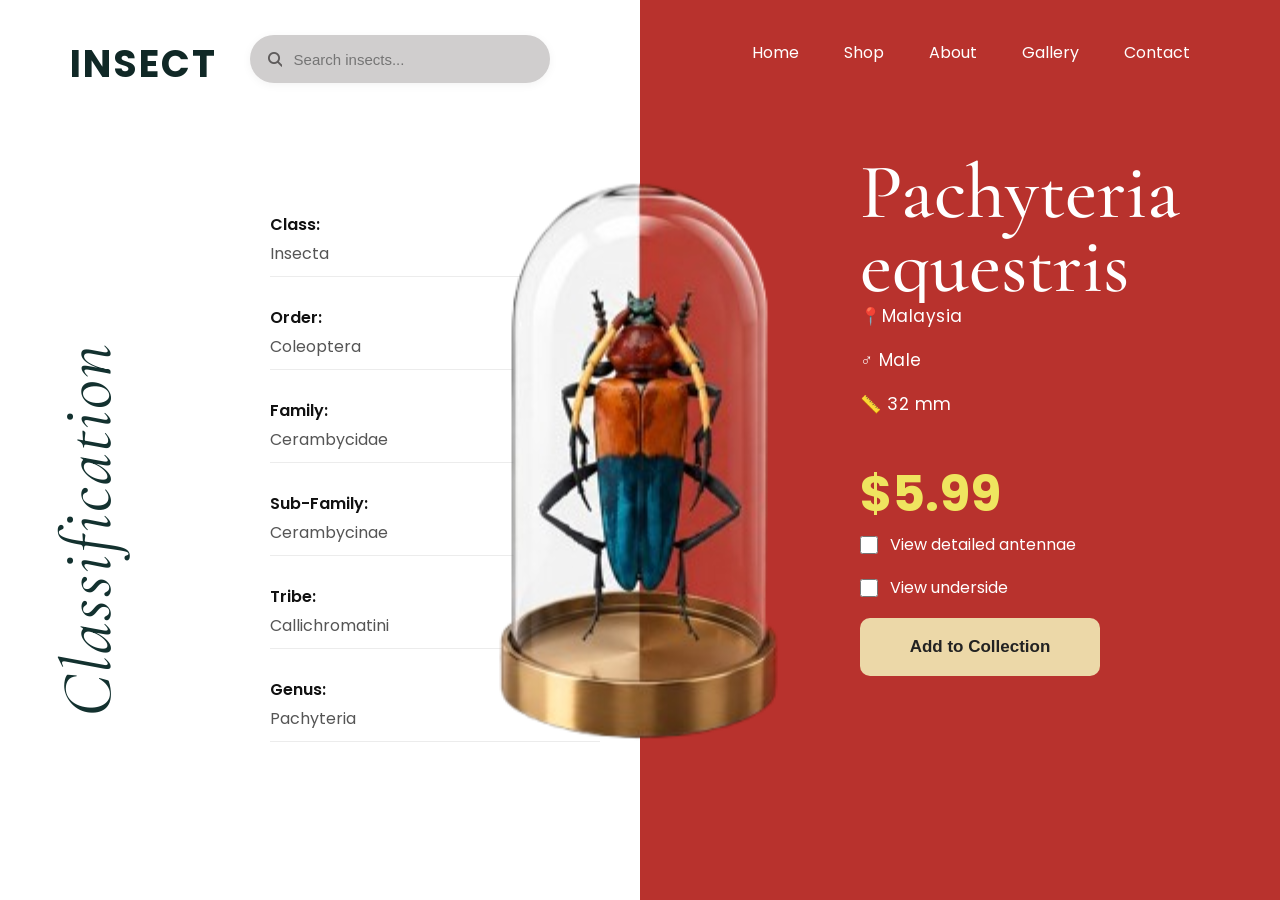
<file: A2/A2,3/index.html>
<!DOCTYPE html>
<html lang="en">
<head>
    <meta charset="UTF-8">
    <meta name="viewport" content="width=device-width, initial-scale=1.0">
    <title>Insect Showcase</title>
    <link rel="stylesheet" href="style.css">
        <link rel="stylesheet"
    href="https://cdnjs.cloudflare.com/ajax/libs/font-awesome/6.6.0/css/all.min.css">
    <link href="https://fonts.googleapis.com/css2?family=Cormorant+Garamond:wght@300;500;700&family=Poppins:wght@300;400;500;600&display=swap" rel="stylesheet">
</head>
<body>
    <div class="container">
     <!-- left --> 
        <div class="left">
            <div class="logo">
                INSECT
            </div>
            <div class="search">
                <i class="fa fa-search"></i>
                <input type="text" placeholder="Search insects...">
            </div>
            <div class="vertical-text">
                Classification
            </div>
            <div class="classification">
                <div class="item">
                    <span>Class:</span>
                    <p>Insecta</p>
                </div>

                <div class="item">
                    <span>Order:</span>
                    <p>Coleoptera</p>
                </div>

                <div class="item">
                    <span>Family:</span>
                    <p>Cerambycidae</p>
                </div>

                <div class="item">
                    <span>Sub-Family:</span>
                    <p>Cerambycinae</p>
                </div>

                <div class="item">
                    <span>Tribe:</span>
                    <p>Callichromatini</p>
                </div>

                <div class="item">
                    <span>Genus:</span>
                    <p>Pachyteria</p>

                </div>
            </div>
        </div>

        <!-- center -->
    <div class="center">
            <div class="glass">
                <img src="bettle2.png" alt="bettle">
            </div>
    </div>

<!-- right -->
    <div class="right">

            <nav>
                <a href="#">Home</a>
                <a href="#">Shop</a>
                <a href="#">About</a>
                <a href="#">Gallery</a>
                <a href="#">Contact</a>
            </nav>
        <div class="content">
                <h1>
                    Pachyteria<br>
                    equestris
                </h1>

                <div class="details">
                    <div>📍Malaysia</div>
                    <div>♂ Male</div>
                    <div>📏 32 mm</div>
                </div>

                <h2>$5.99</h2>

                <div class="options">

                    <label> 
                        <input type="checkbox">
                        View detailed antennae
                    </label>

                    <label> 
                        <input type="checkbox">
                        View underside
                    </label>
                    <button class="btn">
                        Add to Collection
                    </button>
                </div>
            </div>
        </div>
    
    </div>
    

</body>
</html>
</file>
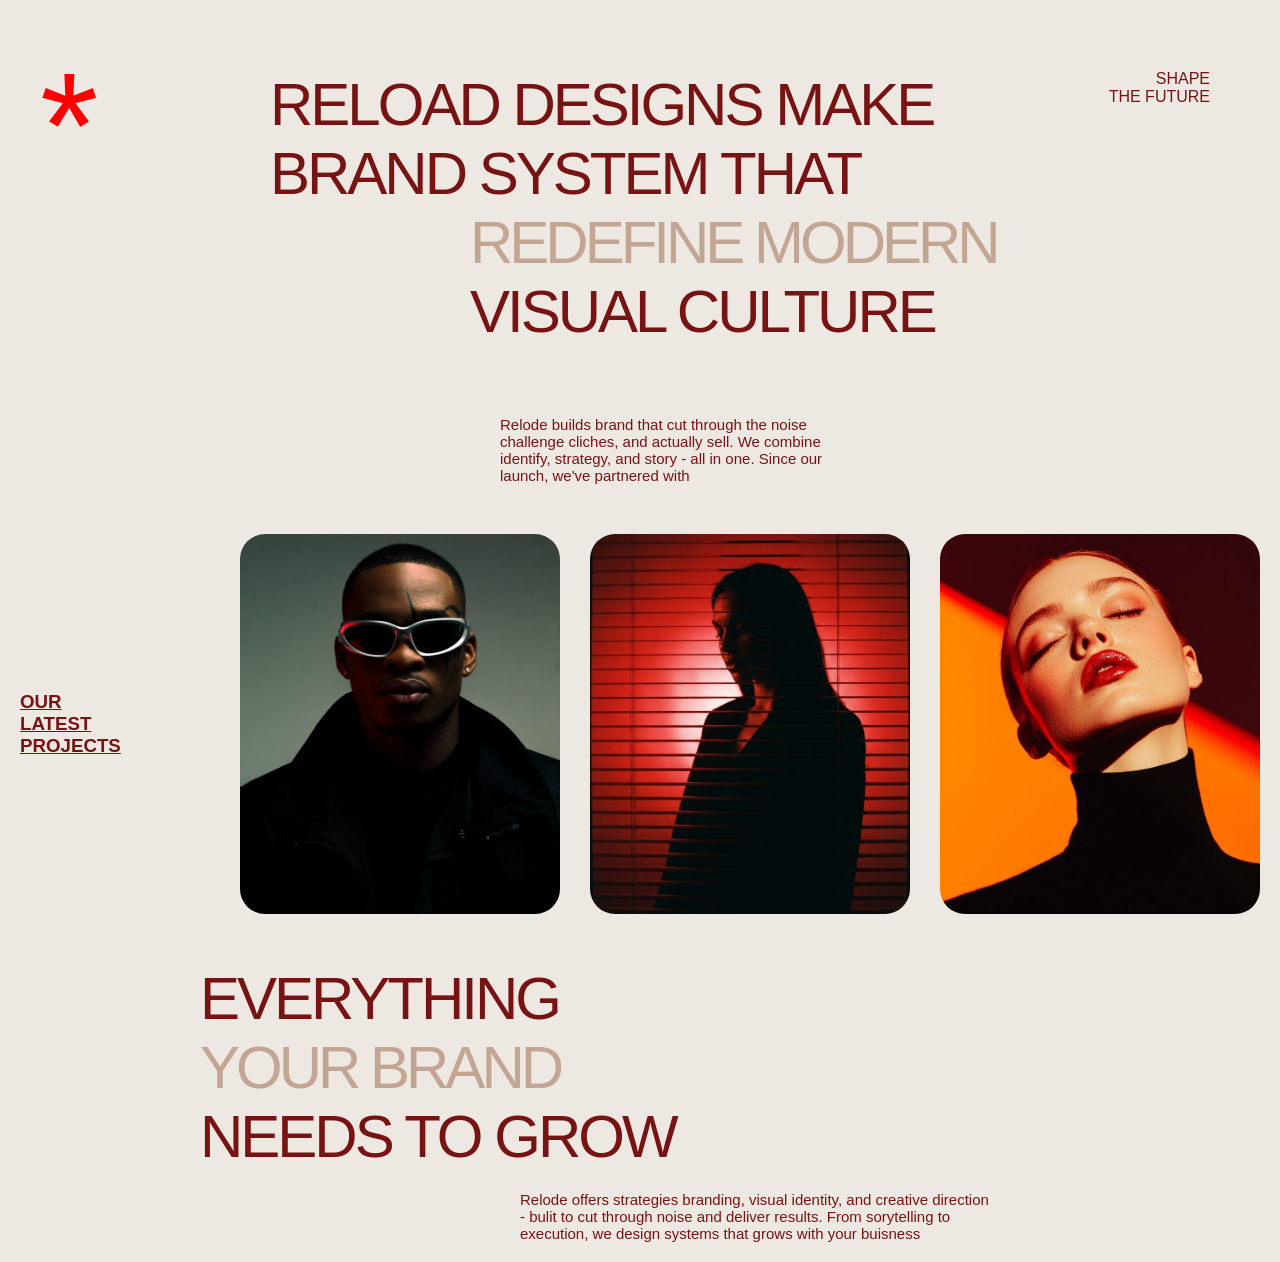
<file: A2/A2.1/index.html>
<!DOCTYPE html>
<html lang="en">
<head>
    <meta charset="UTF-8">
    <meta name="viewport" content="width=device-width, initial-scale=1.0">
    <link rel="stylesheet" href="style.css">
    <title>Document</title>
</head>
<body>
    <header>

        <div class="logo">*</div>

        <h1>
            <div class="dark" id="first">
                <span>RELOAD DESIGNS MAKE</span><br>
                <span>BRAND SYSTEM THAT</span><br>

            </div>
            <div class="light" id="second">
                <span>REDEFINE MODERN</span>
            </div>
            <div class="dark" id="third">
                <span>VISUAL CULTURE</span>
            </div>
        </h1>

        <div class="little-h">
            <p>SHAPE <br> THE FUTURE</p>
        </div>
    </header>

    <div class="little-b">
        <p>Relode builds brand that cut through the noise<br>
        challenge cliches, and actually sell. We combine<br>
        identify, strategy, and story - all in one. Since our<br>
        launch, we've partnered with</p>
    </div>

    <div class="section">
        <aside>
            <h3>
            <u>OUR</u><br>
            <u>LATEST</u><br>
            <u>PROJECTS</u>
            </h3>
        </aside>

        <div class="cards">

            <div class="card">
                <img src="img1.jpg" alt="img 1">
            </div>
            <div class="card">
                <img src="img2.jpg" alt="img 2">
            </div>
            <div class="card">
                <img src="img3.jpg" alt="img 3">
            </div>

        </div>
    </div>

    <footer>
        <h1>
            <div id="fourth">
            <div class="dark"><span>EVERYTHING</span></div>
            <div class="light"><span>YOUR BRAND</span></div>
            <div class="dark"></span>NEEDS TO GROW</span></div>
            </div>
        </h1>
        <div class="little-f">
            <p>Relode offers strategies branding, visual identity, and creative direction<br>
            - bulit to cut through noise and deliver results. From sorytelling to <br>
              execution, we design systems that grows with your buisness</p>
        </div>
    </footer>
</body>
</html>
</file>
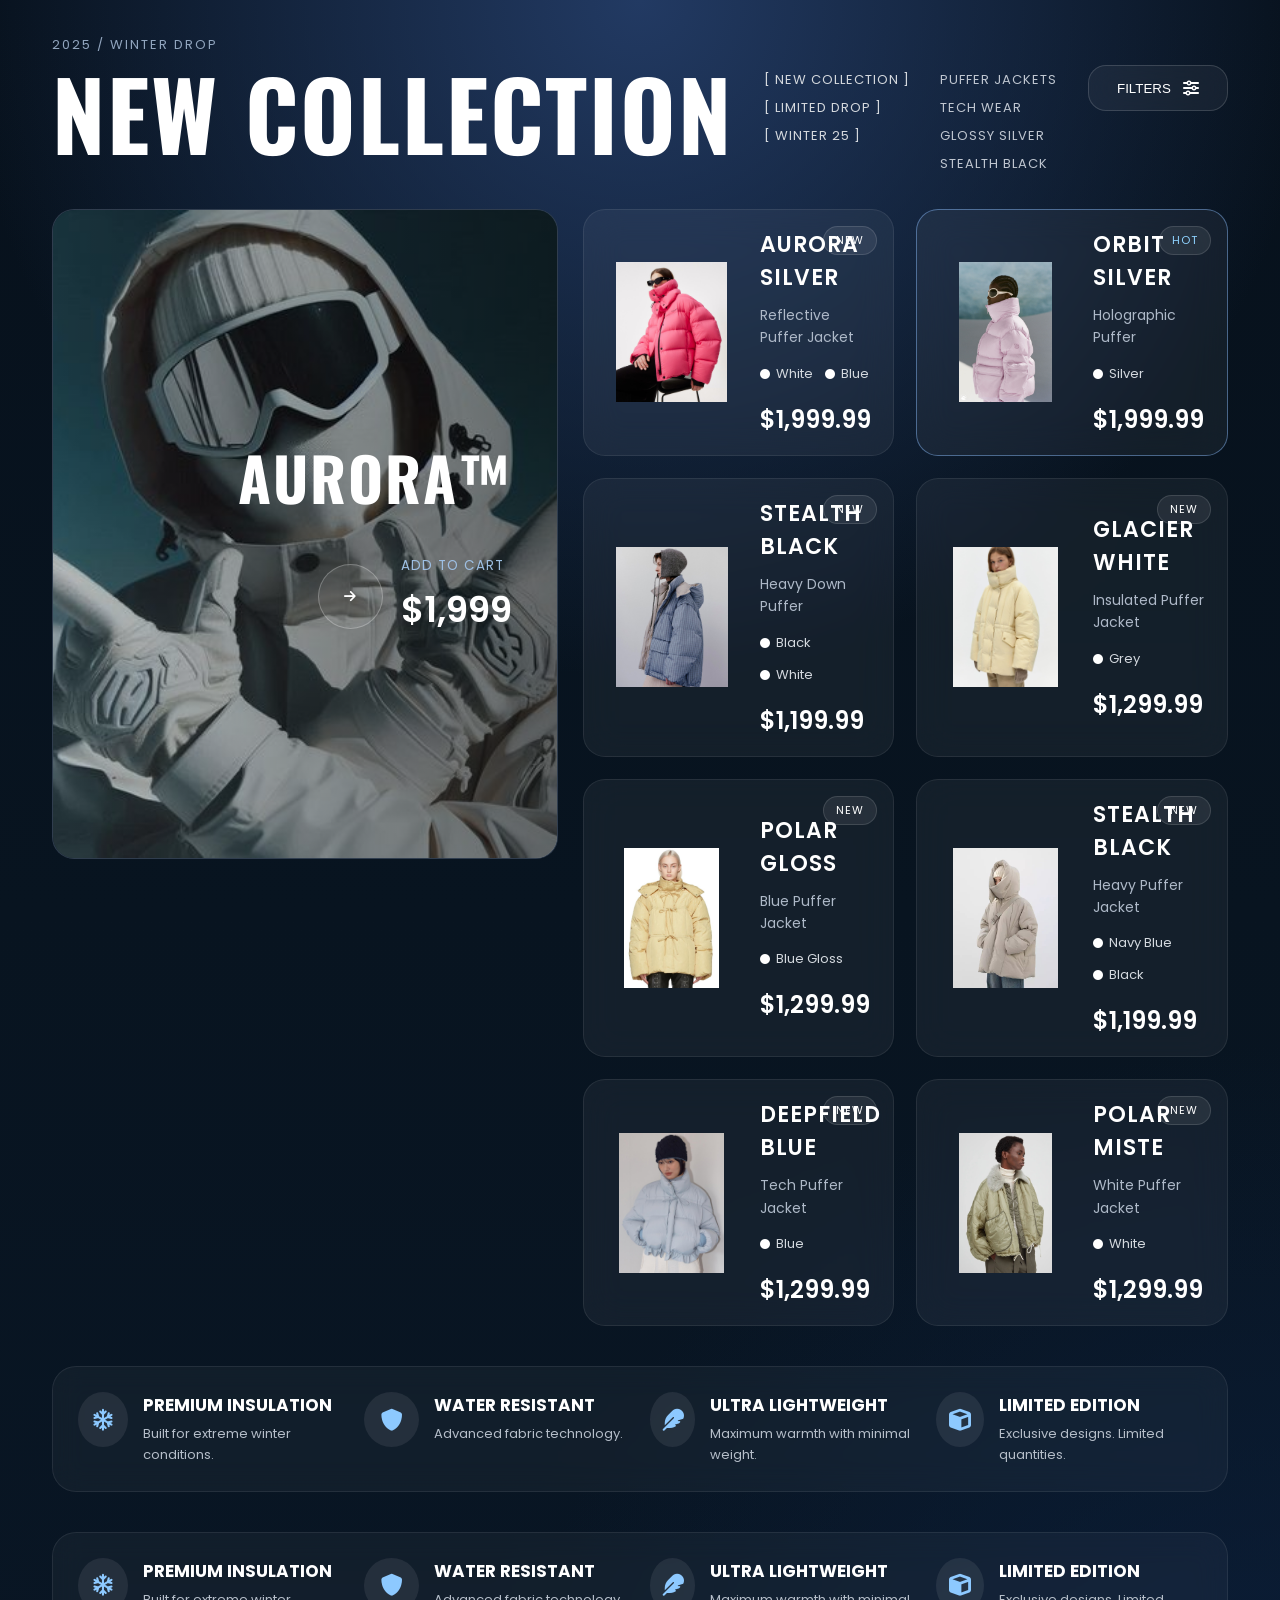
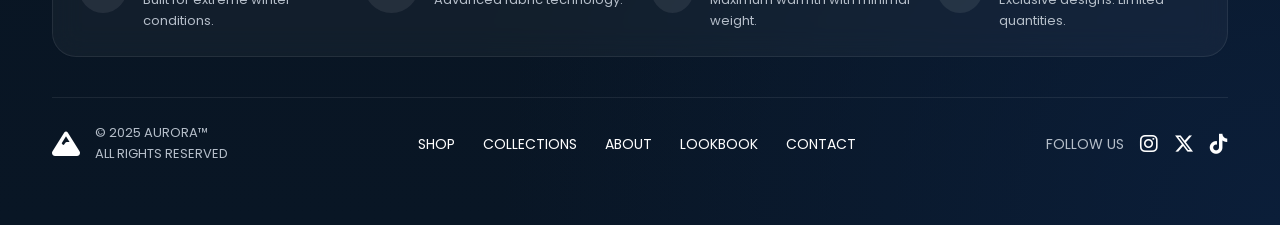
<file: A2/A2.2/index.html>
<!DOCTYPE html>
<html lang="en">
<head>
    <meta charset="UTF-8">
    <meta name="viewport" content="width=device-width, initial-scale=1.0">
    <title>Aurora Collection</title>

    <!-- Google Font -->
    <link href="https://fonts.googleapis.com/css2?family=Oswald:wght@300;400;500;600;700&family=Poppins:wght@300;400;500;600&display=swap" rel="stylesheet">

    <!-- Font Awesome -->
    <link rel="stylesheet"
    href="https://cdnjs.cloudflare.com/ajax/libs/font-awesome/6.5.2/css/all.min.css">

    <link rel="stylesheet" href="style.css">
</head>

<body>

<div class="container">

<!-- ================= HEADER ================= -->

<header>

    <div class="top-bar">

        <div class="left-top">
            <p>2025 / WINTER DROP</p>

            <h1>NEW COLLECTION</h1>
        </div>

        <div class="middle-top">

            <p>[ NEW COLLECTION ]</p>
            <p>[ LIMITED DROP ]</p>
            <p>[ WINTER 25 ]</p>

        </div>

        <div class="right-top">

            <p>PUFFER JACKETS</p>
            <p>TECH WEAR</p>
            <p>GLOSSY SILVER</p>
            <p>STEALTH BLACK</p>

        </div>

        <button class="filter-btn">
            FILTERS
            <i class="fa-solid fa-sliders"></i>
        </button>

    </div>

</header>

<!-- ================= PRODUCT SECTION ================= -->

<section class="products">

    <!-- LEFT BIG CARD -->

    <div class="featured-card">

        <img src="img.jpg" alt="">

        <div class="featured-overlay">

            <h2>AURORA™</h2>

            <div class="price-box">

                <button>
                    <i class="fa-solid fa-arrow-right"></i>
                </button>

                <div>

                    <small>ADD TO CART</small>

                    <h3>$1,999</h3>

                </div>

            </div>

        </div>

    </div>

    <!-- RIGHT PRODUCT LIST -->

    <div class="product-list">

        <!-- CARD 1 -->

        <div class="card">

            <img src="p1.jpg" alt="">

            <div class="card-content">

                <h3>AURORA SILVER</h3>

                <p>Reflective Puffer Jacket</p>

                <div class="colors">

                    <span><i class="fa-solid fa-circle"></i> White</span>

                    <span><i class="fa-solid fa-circle"></i> Blue</span>

                </div>

                <h4>$1,999.99</h4>

            </div>

        </div>

        <!-- CARD 2 -->

        <div class="card">

            <img src="p2.jpg" alt="">

            <div class="card-content">

                <h3>ORBIT SILVER</h3>

                <p>Holographic Puffer</p>

                <div class="colors">

                    <span><i class="fa-solid fa-circle"></i> Silver</span>

                </div>

                <h4>$1,999.99</h4>

            </div>

        </div>

        <!-- CARD 3 -->

        <div class="card">

            <img src="p3.jpg" alt="">

            <div class="card-content">

                <h3>STEALTH BLACK</h3>

                <p>Heavy Down Puffer</p>

                <div class="colors">

                    <span><i class="fa-solid fa-circle"></i> Black</span>

                    <span><i class="fa-solid fa-circle"></i> White</span>

                </div>

                <h4>$1,199.99</h4>

            </div>

        </div>
        <!-- CARD 4 -->

        <div class="card">

            <img src="p4.jpg" alt="">

            <div class="card-content">

                <h3>GLACIER WHITE</h3>

                <p>Insulated Puffer Jacket</p>

                <div class="colors">

                    <span><i class="fa-solid fa-circle"></i> Grey</span>

                </div>

                <h4>$1,299.99</h4>

            </div>

        </div>

        <!-- CARD 5 -->

        <div class="card">

            <img src="p5.jpg"alt="">

            <div class="card-content">

                <h3>POLAR GLOSS</h3>

                <p>Blue Puffer Jacket</p>

                <div class="colors">

                    <span><i class="fa-solid fa-circle"></i> Blue Gloss</span>

                </div>

                <h4>$1,299.99</h4>

            </div>

        </div>

        <!-- CARD 6 -->

        <div class="card">

            <img src="p6.jpg" alt="">

            <div class="card-content">

                <h3>STEALTH BLACK</h3>

                <p>Heavy Puffer Jacket</p>

                <div class="colors">

                    <span><i class="fa-solid fa-circle"></i> Navy Blue</span>

                    <span><i class="fa-solid fa-circle"></i> Black</span>

                </div>

                <h4>$1,199.99</h4>

            </div>

        </div>

        <!-- CARD 7 -->

        <div class="card">

            <img src="p7.jpg" alt="">

            <div class="card-content">

                <h3>DEEPFIELD BLUE</h3>

                <p>Tech Puffer Jacket</p>

                <div class="colors">

                    <span><i class="fa-solid fa-circle"></i> Blue</span>

                </div>

                <h4>$1,299.99</h4>

            </div>

        </div>

        <!-- CARD 8 -->

        <div class="card">

            <img src="p8.jpg" alt="">

            <div class="card-content">

                <h3>POLAR MISTE</h3>

                <p>White Puffer Jacket</p>

                <div class="colors">

                    <span><i class="fa-solid fa-circle"></i> White</span>

                </div>

                <h4>$1,299.99</h4>

            </div>

        </div>

    </div>

</section>
<section class="features">

    <div class="feature">

        <i class="fa-regular fa-snowflake"></i>

        <div>

            <h3>PREMIUM INSULATION</h3>

            <p>Built for extreme winter conditions.</p>

        </div>

    </div>

    <div class="feature">

        <i class="fa-solid fa-shield"></i>

        <div>

            <h3>WATER RESISTANT</h3>

            <p>Advanced fabric technology.</p>

        </div>

    </div>

    <div class="feature">

        <i class="fa-solid fa-feather"></i>

        <div>

            <h3>ULTRA LIGHTWEIGHT</h3>

            <p>Maximum warmth with minimal weight.</p>

        </div>

    </div>

    <div class="feature">

        <i class="fa-solid fa-cube"></i>

        <div>

            <h3>LIMITED EDITION</h3>

            <p>Exclusive designs. Limited quantities.</p>

        </div>

    </div>

</section>
<section class="features">

    <div class="feature">

        <i class="fa-regular fa-snowflake"></i>

        <div>

            <h3>PREMIUM INSULATION</h3>

            <p>Built for extreme winter conditions.</p>

        </div>

    </div>

    <div class="feature">

        <i class="fa-solid fa-shield"></i>

        <div>

            <h3>WATER RESISTANT</h3>

            <p>Advanced fabric technology.</p>

        </div>

    </div>

    <div class="feature">

        <i class="fa-solid fa-feather"></i>

        <div>

            <h3>ULTRA LIGHTWEIGHT</h3>

            <p>Maximum warmth with minimal weight.</p>

        </div>

    </div>

    <div class="feature">

        <i class="fa-solid fa-cube"></i>

        <div>

            <h3>LIMITED EDITION</h3>

            <p>Exclusive designs. Limited quantities.</p>

        </div>

    </div>

</section>
<footer>

    <div class="footer-left">

        <i class="fa-solid fa-mountain"></i>

        <p>© 2025 AURORA™<br>
        ALL RIGHTS RESERVED</p>

    </div>

    <div class="footer-center">

        <a href="#">SHOP</a>
        <a href="#">COLLECTIONS</a>
        <a href="#">ABOUT</a>
        <a href="#">LOOKBOOK</a>
        <a href="#">CONTACT</a>

    </div>

    <div class="footer-right">

        <span>FOLLOW US</span>

        <i class="fa-brands fa-instagram"></i>

        <i class="fa-brands fa-x-twitter"></i>

        <i class="fa-brands fa-tiktok"></i>

    </div>

</footer>

</div>

</body>
</html>
</file>
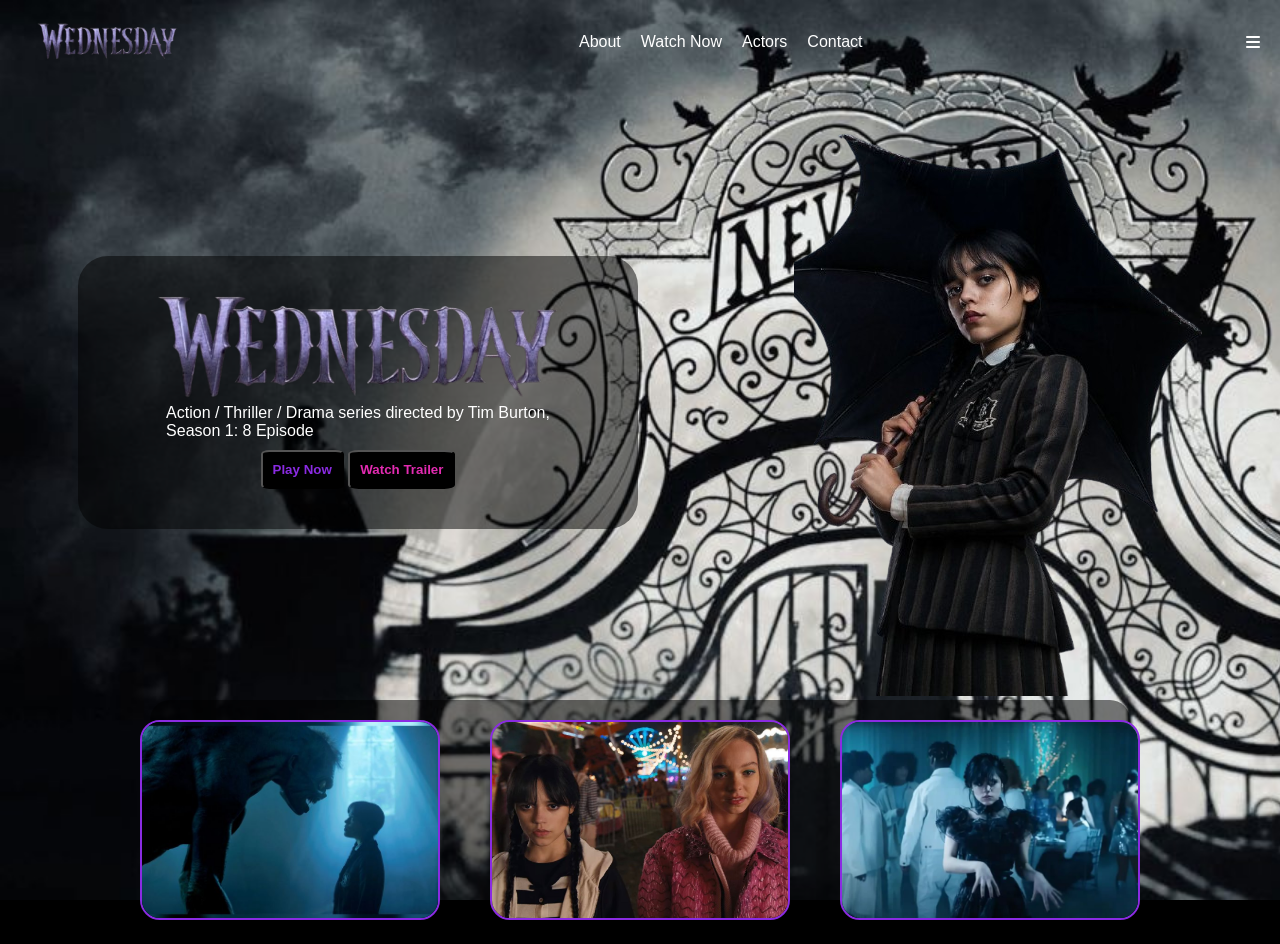
<file: A3/a3.1/index.html>
<!DOCTYPE html>
<html lang="en">
<head>
    <meta charset="UTF-8">
    <meta name="viewport" content="width=device-width, initial-scale=1.0">
    <link rel="stylesheet" href="https://cdnjs.cloudflare.com/ajax/libs/font-awesome/6.6.0/css/all.min.css">

    <link rel="stylesheet" href="style.css">
    <title>wednesday</title>
</head>
<body>
    <main>
        <nav class="header">
            <div class="logo">
                <img src="logo.png" alt="bg" height="40">
            </div>

            <div class="list">
                <div>About</div>
                <div>Watch Now</div>
                <div>Actors</div>
                <div>Contact</div>
            </div>

             <i class="fas fa-bars"></i>
        </nav>
        <section class="main-section">
            <div class="section-left">
                <div class="name">
                    <img src="logo.png" alt="name">
                </div>

                <div class="text">
                    <p>Action / Thriller / Drama series directed by Tim Burton,<br>
                    Season 1: 8 Episode</p>
                </div>

                <div class="button">
                    <button class="button1">
                        <b>Play Now</b>
                    </button>

                    <button class="button2">
                        <b>Watch Trailer</b>
                    </button>
                </div>

            </div>

            <div class="section-right">
                <div class="big">
                    <img src="big.png" alt="large image">
                </div>
            </div>
        </section>

        <section class="bottom-section">
            <div class="cards">
            <div class="card">
                <img src="w2.jpg" alt="ep1">
            </div>
            <div class="card">
                <img src="w1.jpg" alt="ep2">
            </div>
            <div class="card">
                <img src="w3.jpg" alt="ep3">
            </div>
            </div>
        </section>
    </main>
</body>
</html>
</file>
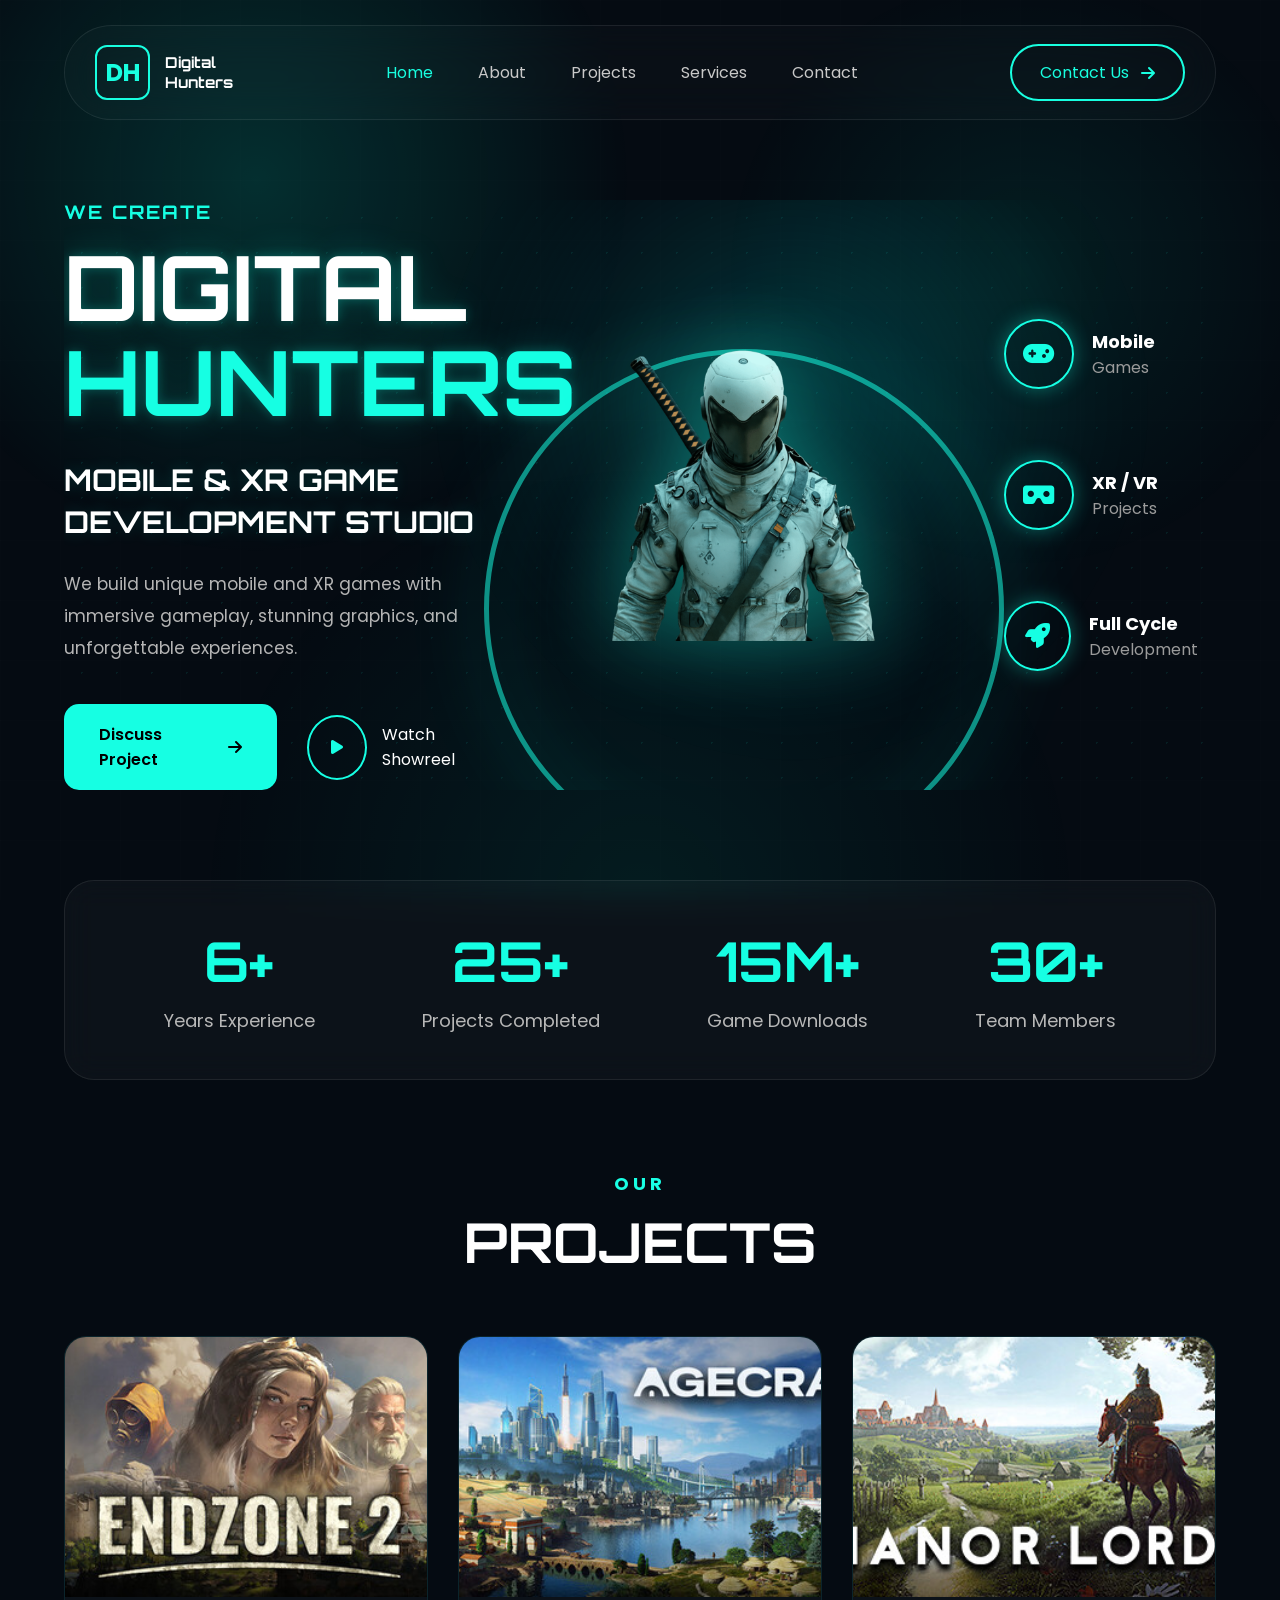
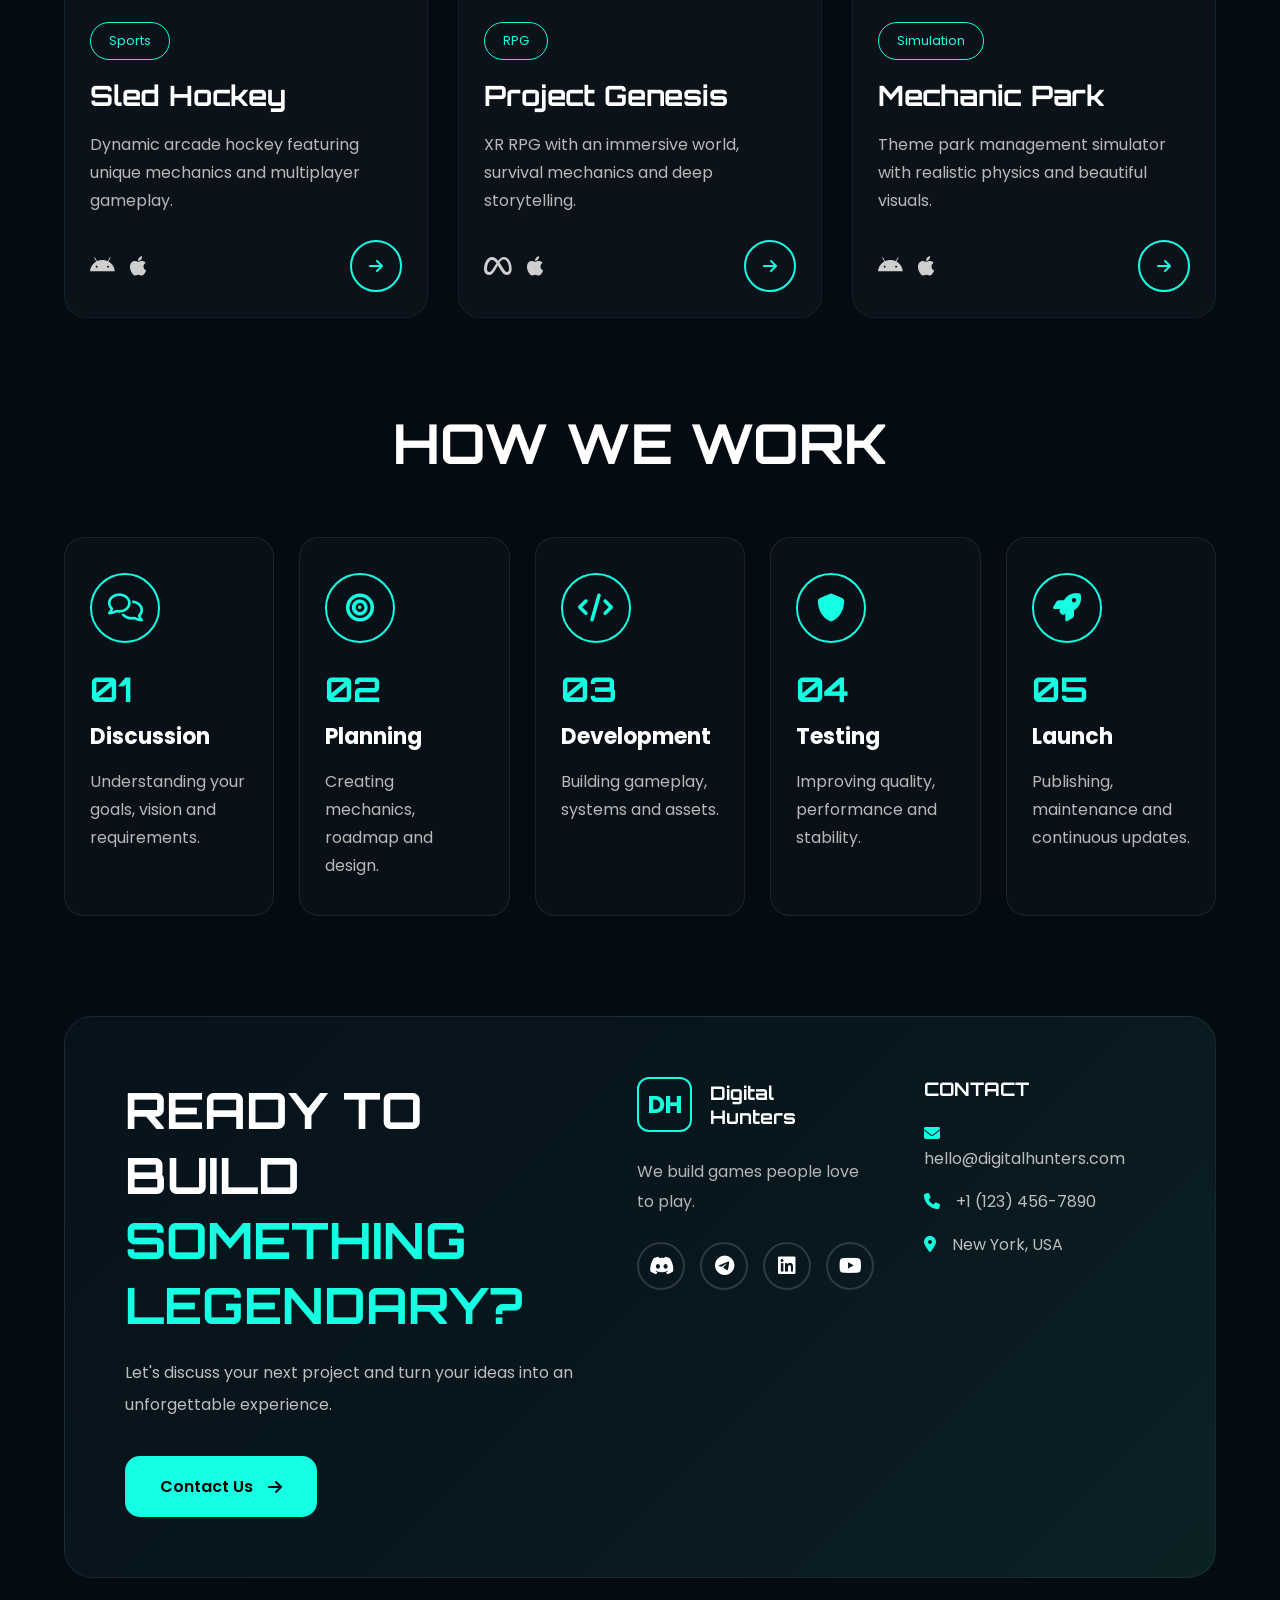
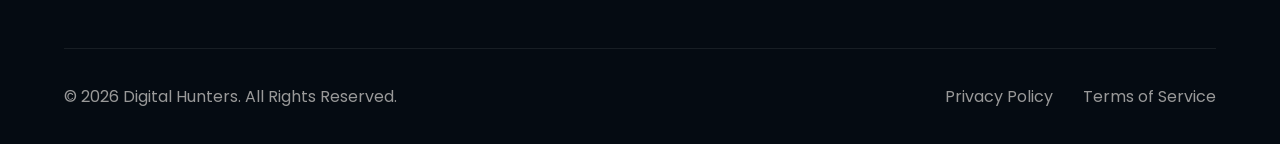
<file: A3/a3.2/index.html>
<!DOCTYPE html>
<html lang="en">

<head>
    <meta charset="UTF-8">
    <meta name="viewport" content="width=device-width, initial-scale=1.0">
    <title>Digital Hunters</title>

    <link rel="stylesheet" href="style.css">

    <!-- Google Font -->
    <link
        href="https://fonts.googleapis.com/css2?family=Orbitron:wght@400;500;600;700;800&family=Poppins:wght@300;400;500;600;700&display=swap"
        rel="stylesheet">

    <!-- Font Awesome -->
    <link rel="stylesheet"
        href="https://cdnjs.cloudflare.com/ajax/libs/font-awesome/6.5.2/css/all.min.css">

</head>

<body>

    <!--================ NAVBAR ================-->

    <header>

        <div class="logo">

            <div class="logo-box">
                DH
            </div>

            <div class="logo-text">

                <h3>Digital</h3>
                <h3>Hunters</h3>

            </div>

        </div>

        <nav>

            <ul>

                <li><a href="#" class="active">Home</a></li>
                <li><a href="#">About</a></li>
                <li><a href="#">Projects</a></li>
                <li><a href="#">Services</a></li>
                <li><a href="#">Contact</a></li>

            </ul>

        </nav>

        <a href="#" class="nav-btn">
            Contact Us
            <i class="fa-solid fa-arrow-right"></i>
        </a>

    </header>



    <!--================ HERO ================-->

    <section class="hero">

        <!-- Left -->

        <div class="hero-left">

            <h3>WE CREATE</h3>

            <h1>
                DIGITAL
                <span>HUNTERS</span>
            </h1>

            <h2>
                MOBILE & XR GAME DEVELOPMENT STUDIO
            </h2>

            <p>

                We build unique mobile and XR games with
                immersive gameplay, stunning graphics,
                and unforgettable experiences.

            </p>

            <div class="hero-buttons">

                <a href="#" class="btn1">

                    Discuss Project
                    <i class="fa-solid fa-arrow-right"></i>

                </a>

                <a href="#" class="btn2">

                    <i class="fa-solid fa-play"></i>
                    Watch Showreel

                </a>

            </div>

        </div>


        <!-- Center -->

        <div class="hero-center">

            <div class="circle"></div>

            <img src="bio.png" alt="Astronaut">

        </div>


        <!-- Right -->

        <div class="hero-right">

            <div class="service">

                <div class="icon">

                    <i class="fa-solid fa-gamepad"></i>

                </div>

                <div>

                    <h4>Mobile</h4>
                    <p>Games</p>

                </div>

            </div>


            <div class="service">

                <div class="icon">

                    <i class="fa-solid fa-vr-cardboard"></i>

                </div>

                <div>

                    <h4>XR / VR</h4>
                    <p>Projects</p>

                </div>

            </div>


            <div class="service">

                <div class="icon">

                    <i class="fa-solid fa-rocket"></i>

                </div>

                <div>

                    <h4>Full Cycle</h4>
                    <p>Development</p>

                </div>

            </div>

        </div>

    </section>



    <!--================ STATS ================-->

    <section class="stats">

        <div class="stat">

            <h1>6+</h1>
            <p>Years Experience</p>

        </div>

        <div class="stat">

            <h1>25+</h1>
            <p>Projects Completed</p>

        </div>

        <div class="stat">

            <h1>15M+</h1>
            <p>Game Downloads</p>

        </div>

        <div class="stat">

            <h1>30+</h1>
            <p>Team Members</p>

        </div>

    </section>
    <!--================ PROJECTS ================-->

    <section class="projects">

        <div class="section-title">

            <h4>OUR</h4>
            <h2>PROJECTS</h2>

        </div>

        <div class="project-container">

            <!-- Card 1 -->

            <div class="project-card">

                <img src="i1.jpg" alt="">

                <div class="project-content">

                    <span class="tag">Sports</span>

                    <h3>Sled Hockey</h3>

                    <p>
                        Dynamic arcade hockey featuring unique
                        mechanics and multiplayer gameplay.
                    </p>

                    <div class="project-bottom">

                        <div class="platforms">

                            <i class="fa-brands fa-android"></i>
                            <i class="fa-brands fa-apple"></i>

                        </div>

                        <a href="#">
                            <i class="fa-solid fa-arrow-right"></i>
                        </a>

                    </div>

                </div>

            </div>


            <!-- Card 2 -->

            <div class="project-card">

                <img src="i2.jpg" alt="">

                <div class="project-content">

                    <span class="tag">RPG</span>

                    <h3>Project Genesis</h3>

                    <p>
                        XR RPG with an immersive world,
                        survival mechanics and deep storytelling.
                    </p>

                    <div class="project-bottom">

                        <div class="platforms">

                            <i class="fa-brands fa-meta"></i>
                            <i class="fa-brands fa-apple"></i>

                        </div>

                        <a href="#">
                            <i class="fa-solid fa-arrow-right"></i>
                        </a>

                    </div>

                </div>

            </div>


            <!-- Card 3 -->

            <div class="project-card">

                <img src="i3.jpg" alt="">

                <div class="project-content">

                    <span class="tag">Simulation</span>

                    <h3>Mechanic Park</h3>

                    <p>
                        Theme park management simulator with
                        realistic physics and beautiful visuals.
                    </p>

                    <div class="project-bottom">

                        <div class="platforms">

                            <i class="fa-brands fa-android"></i>
                            <i class="fa-brands fa-apple"></i>

                        </div>

                        <a href="#">
                            <i class="fa-solid fa-arrow-right"></i>
                        </a>

                    </div>

                </div>

            </div>

        </div>

    </section>



    <!--================ WORKFLOW ================-->

    <section class="workflow">

        <div class="section-title">

            <h2>HOW WE WORK</h2>

        </div>

        <div class="workflow-container">

            <div class="step">

                <div class="step-icon">
                    <i class="fa-regular fa-comments"></i>
                </div>

                <h3>01</h3>

                <h4>Discussion</h4>

                <p>
                    Understanding your goals,
                    vision and requirements.
                </p>

            </div>



            <div class="step">

                <div class="step-icon">
                    <i class="fa-solid fa-bullseye"></i>
                </div>

                <h3>02</h3>

                <h4>Planning</h4>

                <p>
                    Creating mechanics,
                    roadmap and design.
                </p>

            </div>



            <div class="step">

                <div class="step-icon">
                    <i class="fa-solid fa-code"></i>
                </div>

                <h3>03</h3>

                <h4>Development</h4>

                <p>
                    Building gameplay,
                    systems and assets.
                </p>

            </div>



            <div class="step">

                <div class="step-icon">
                    <i class="fa-solid fa-shield"></i>
                </div>

                <h3>04</h3>

                <h4>Testing</h4>

                <p>
                    Improving quality,
                    performance and stability.
                </p>

            </div>



            <div class="step">

                <div class="step-icon">
                    <i class="fa-solid fa-rocket"></i>
                </div>

                <h3>05</h3>

                <h4>Launch</h4>

                <p>
                    Publishing, maintenance
                    and continuous updates.
                </p>

            </div>

        </div>

    </section>



    <!--================ CTA ================-->

    <section class="cta">

        <div class="cta-left">

            <h2>

                READY TO BUILD
                <span>SOMETHING LEGENDARY?</span>

            </h2>

            <p>

                Let's discuss your next project and turn your
                ideas into an unforgettable experience.

            </p>

            <a href="#" class="btn1">

                Contact Us
                <i class="fa-solid fa-arrow-right"></i>

            </a>

        </div>



        <div class="cta-right">

            <div class="footer-logo">

                <div class="logo-box">
                    DH
                </div>

                <div>

                    <h3>Digital</h3>
                    <h3>Hunters</h3>

                </div>

            </div>

            <p>

                We build games people love to play.

            </p>

            <div class="socials">

                <a href="#"><i class="fab fa-discord"></i></a>
                <a href="#"><i class="fab fa-telegram"></i></a>
                <a href="#"><i class="fab fa-linkedin"></i></a>
                <a href="#"><i class="fab fa-youtube"></i></a>

            </div>

        </div>



        <div class="contact-info">

            <h3>CONTACT</h3>

            <p>

                <i class="fa-solid fa-envelope"></i>
                hello@digitalhunters.com

            </p>

            <p>

                <i class="fa-solid fa-phone"></i>
                +1 (123) 456-7890

            </p>

            <p>

                <i class="fa-solid fa-location-dot"></i>
                New York, USA

            </p>

        </div>

    </section>



    <!--================ FOOTER ================-->

    <footer>

        <p>
            © 2026 Digital Hunters. All Rights Reserved.
        </p>

        <div>

            <a href="#">Privacy Policy</a>

            <a href="#">Terms of Service</a>

        </div>

    </footer>

</body>

</html>
</file>
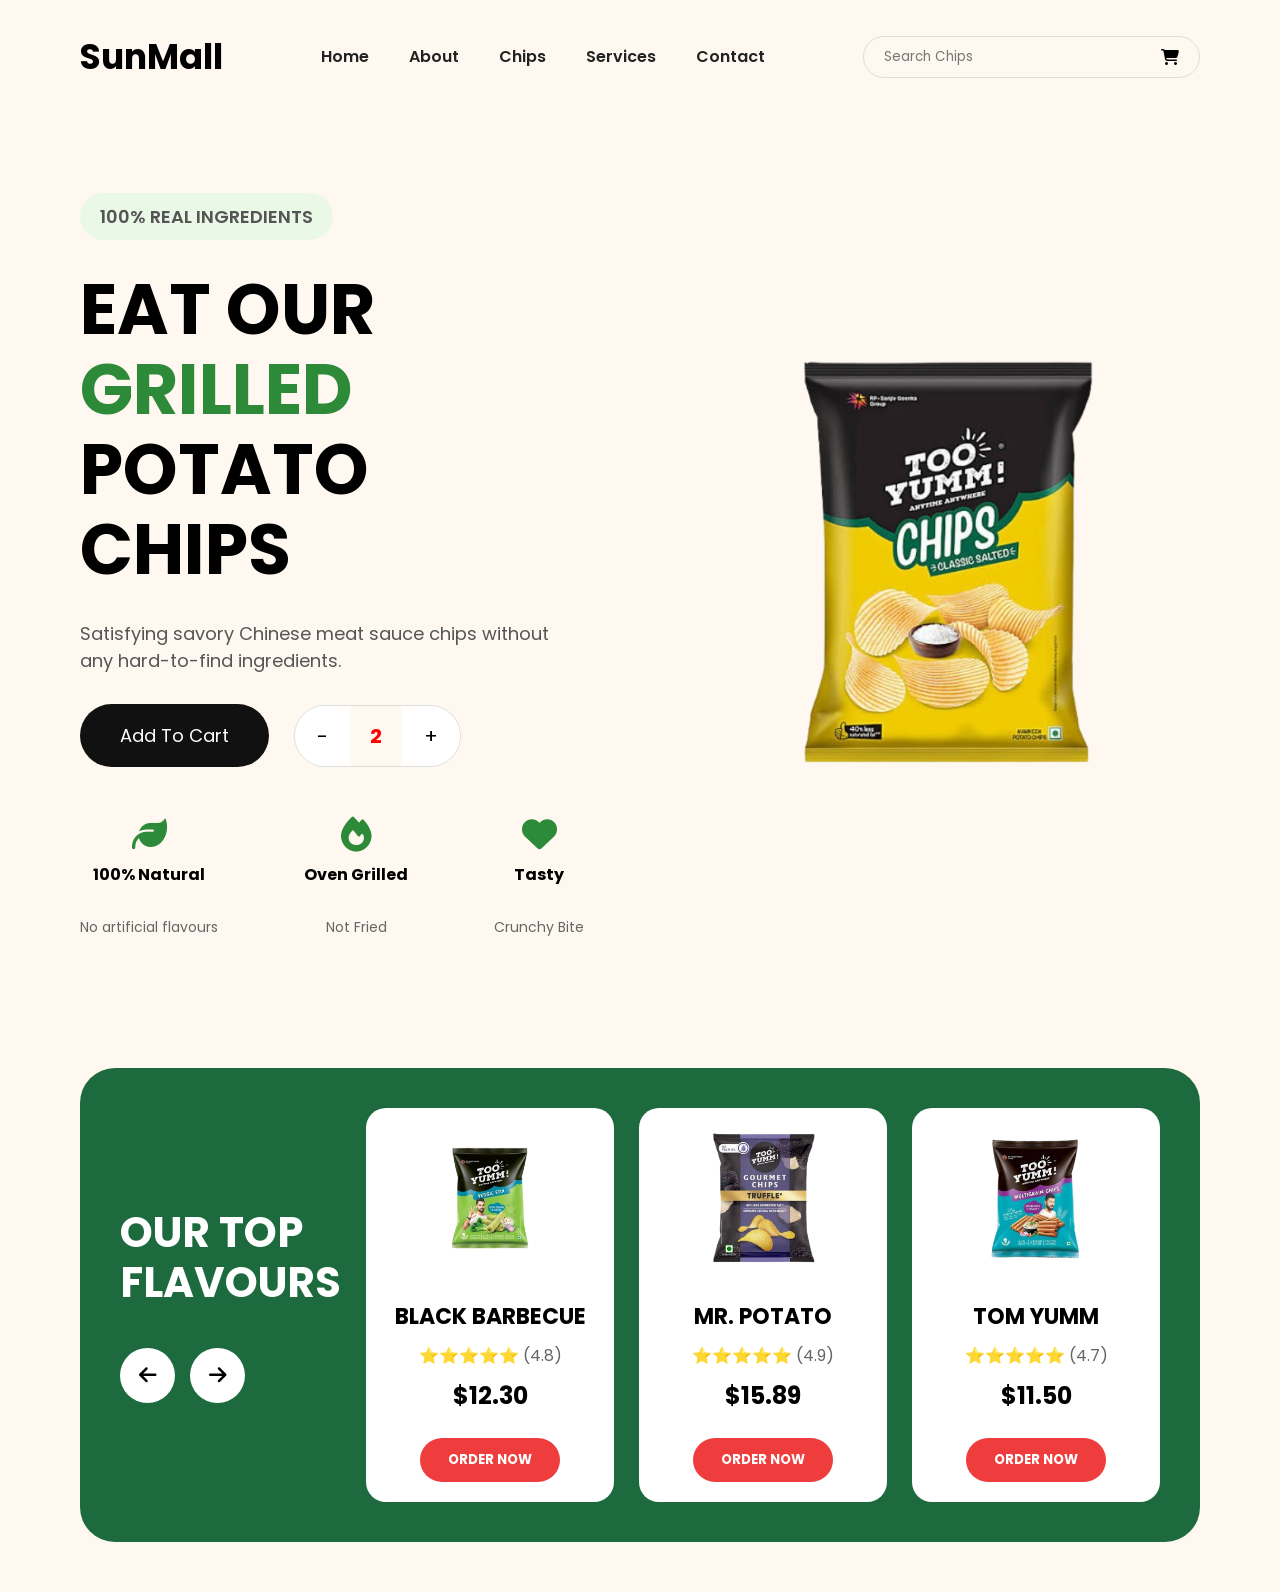
<file: A3/a3.3/index.html>
<!DOCTYPE html>
<html lang="en">
<head>
<meta charset="UTF-8">
<meta name="viewport" content="width=device-width, initial-scale=1.0">
<title>SunMall Chips</title>

<link rel="stylesheet" href="style.css">

<link href="https://fonts.googleapis.com/css2?family=Poppins:wght@300;400;600;700&display=swap" rel="stylesheet">

<link rel="stylesheet"
href="https://cdnjs.cloudflare.com/ajax/libs/font-awesome/6.6.0/css/all.min.css">
</head>

<body>

<header>

<div class="logo">
<h2>SunMall</h2>
</div>

<nav>

<a href="#">Home</a>
<a href="#">About</a>
<a href="#">Chips</a>
<a href="#">Services</a>
<a href="#">Contact</a>

</nav>

<div class="search">

<input type="text" placeholder="Search Chips">

<i class="fa-solid fa-cart-shopping"></i>

</div>

</header>


<section class="hero">

<div class="left">

<p class="tag">100% REAL INGREDIENTS</p>

<h1>
EAT OUR <span>GRILLED</span><br>
POTATO CHIPS
</h1>

<p>
Satisfying savory Chinese meat sauce chips
without any hard-to-find ingredients.
</p>

<div class="buttons">

<button class="cart">
Add To Cart
</button>

<div class="quantity">

<button>-</button>

<span>2</span>

<button>+</button>

</div>

</div>

<div class="features">

<div>

<i class="fa-solid fa-leaf"></i>

<h4>100% Natural</h4>

<p>No artificial flavours</p>

</div>

<div>

<i class="fa-solid fa-fire"></i>

<h4>Oven Grilled</h4>

<p>Not Fried</p>

</div>

<div>

<i class="fa-solid fa-heart"></i>

<h4>Tasty</h4>

<p>Crunchy Bite</p>

</div>

</div>

</div>



<div class="right">

<img src="i2.png" alt="chips">

</div>
</section>

<section class="products">

    <div class="heading">

        <h2>OUR TOP <br> FLAVOURS</h2>

        <div class="arrows">

            <button><i class="fa-solid fa-arrow-left"></i></button>

            <button><i class="fa-solid fa-arrow-right"></i></button>

        </div>

    </div>


    <div class="card">

        <img src="i1.png">

        <h3>BLACK BARBECUE</h3>

        <p>⭐⭐⭐⭐⭐ (4.8)</p>

        <h2>$12.30</h2>

        <button>ORDER NOW</button>

    </div>


    <div class="card">

        <img src="i3.png">

        <h3>MR. POTATO</h3>

        <p>⭐⭐⭐⭐⭐ (4.9)</p>

        <h2>$15.89</h2>

        <button>ORDER NOW</button>

    </div>


    <div class="card">

        <img src="i4.png">

        <h3>TOM YUMM</h3>

        <p>⭐⭐⭐⭐⭐ (4.7)</p>

        <h2>$11.50</h2>

        <button>ORDER NOW</button>

    </div>

</section>


</body>
</html>
</file>
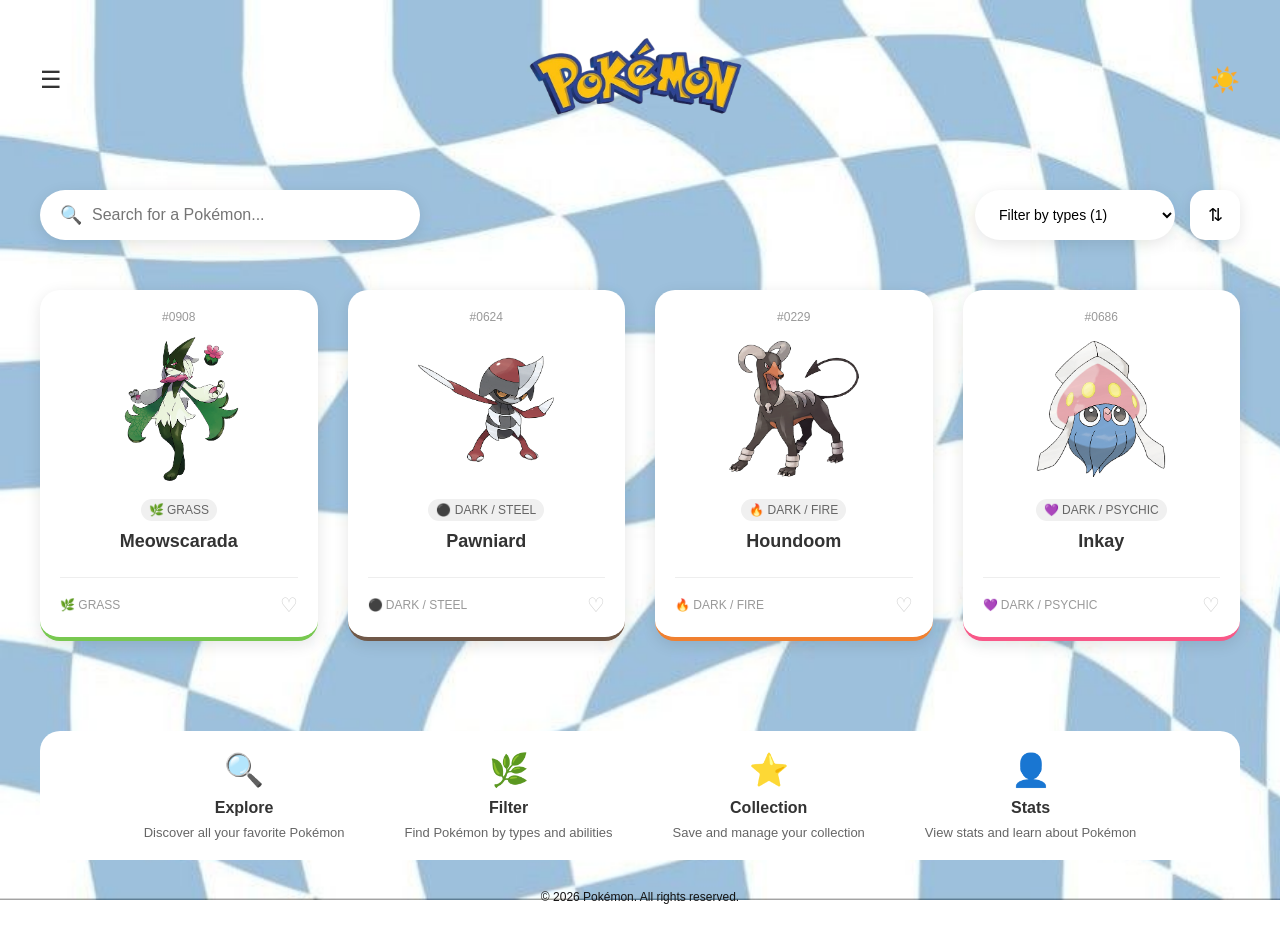
<file: A1/A1.html>
<!DOCTYPE html>
<html lang="en">
<head>
    <meta charset="UTF-8">
    <meta name="viewport" content="width=device-width, initial-scale=1.0">
    <link rel="stylesheet" href="A1.css">
    <title>Pokémon</title>
</head>
<body>
    <header>
        <div class="header-content">
            <button class="menu-btn">☰</button>
            <img src="logo.png" alt="Pokémon" class="logo">
            <button class="theme-btn">☀️</button>
        </div> 
            
    </header>

    <section class="top">
        <div id="search">
            <span class="search-icon">🔍</span>
            <input type="text" placeholder="Search for a Pokémon...">
        </div>

        <div class="right">
            <select>
                <option value="all">Filter by types (1)</option>
                <option value="fire">Fire</option>
                <option value="water">Water</option>
                <option value="grass">Grass</option>
                <option value="electric">Electric</option>
            </select>
            <button class="filter-btn">⇅</button>
        </div>
    </section>

    <section class="pokemon-grid">
        <div class="pokemon-card grass">
            <div class="pokemon-id">#0908</div>
            <img src="p1.png" alt="Meowscarada" class="pokemon-image">
            <div class="pokemon-types">
                <span class="type-badge">🌿 GRASS</span>
            </div>
            <h2 class="pokemon-name">Meowscarada</h2>
            <div class="pokemon-footer">
                <div class="pokemon-type-text">🌿 GRASS</div>
                <button class="favorite-btn">♡</button>
            </div>
        </div>

        <div class="pokemon-card dark">
            <div class="pokemon-id">#0624</div>
            <img src="p2.png" alt="Pawniard" class="pokemon-image">
            <div class="pokemon-types">
                <span class="type-badge">⚫ DARK / STEEL</span>
            </div>
            <h2 class="pokemon-name">Pawniard</h2>
            <div class="pokemon-footer">
                <div class="pokemon-type-text">⚫ DARK / STEEL</div>
                <button class="favorite-btn">♡</button>
            </div>
        </div>

        <div class="pokemon-card fire">
            <div class="pokemon-id">#0229</div>
            <img src="p3.png" alt="Houndoom" class="pokemon-image">
            <div class="pokemon-types">
                <span class="type-badge">🔥 DARK / FIRE</span>
            </div>
            <h2 class="pokemon-name">Houndoom</h2>
            <div class="pokemon-footer">
                <div class="pokemon-type-text">🔥 DARK / FIRE</div>
                <button class="favorite-btn">♡</button>
            </div>
        </div>

        <div class="pokemon-card psychic">
            <div class="pokemon-id">#0686</div>
            <img src="p4.png" alt="Inkay" class="pokemon-image">
            <div class="pokemon-types">
                <span class="type-badge">💜 DARK / PSYCHIC</span>
            </div>
            <h2 class="pokemon-name">Inkay</h2>
            <div class="pokemon-footer">
                <div class="pokemon-type-text">💜 DARK / PSYCHIC</div>
                <button class="favorite-btn">♡</button>
            </div>
        </div>
    </section>

    <footer>
        <div class="footer-content">
            <div class="footer-item">
                <span class="footer-icon">🔍</span>
                <h3>Explore</h3>
                <p>Discover all your favorite Pokémon</p>
            </div>
            <div class="footer-item">
                <span class="footer-icon">🌿</span>
                <h3>Filter</h3>
                <p>Find Pokémon by types and abilities</p>
            </div>
            <div class="footer-item">
                <span class="footer-icon">⭐</span>
                <h3>Collection</h3>
                <p>Save and manage your collection</p>
            </div>
            <div class="footer-item">
                <span class="footer-icon">👤</span>
                <h3>Stats</h3>
                <p>View stats and learn about Pokémon</p>
            </div>
        </div>
        <p class="copyright">© 2026 Pokémon. All rights reserved.</p>
    </footer>
</body>
</html>
</file>
<file: A2/A2,3/style.css>
* {
  margin: 0;
  padding: 0;
  box-sizing: border-box;
  overflow: hidden;
}

body {
  font-family: "Poppins", sans-serif;
  background: #fff;
}

.container {
  width: 100%;
  height: 100vh;
  display: flex;
  position: relative;
}

.left {
  width: 50%;
  height: 100vh;
  background: #ffffff;
  position: relative;
  padding: 35px 70px;
}

.logo {
  font-size: 38px;
  font-weight: 700;
  color: #102826;
  letter-spacing: 2px;
}

.search {
  position: absolute;
  top: 35px;
  left: 250px;

  width: 300px;
  height: 48px;

  background: #d0cece;
  border-radius: 30px;

  display: flex;
  align-items: center;

  padding: 0 18px;

  box-shadow: 0 2px 10px rgba(0, 0, 0, 0.05);
}

.search i {
  color: #5f5c5c;
  font-size: 15px;
}

.search input {
  width: 100%;
  margin-left: 12px;

  border: none;
  outline: none;

  background: transparent;

  font-size: 15px;
}

.vertical-text {
  position: absolute;

  top: 54%;
  left: -100px;

  transform: rotate(-90deg);

  font-size: 72px;
  font-family: "Cormorant Garamond", serif;
  font-style: italic;
  color: #13312f;

  letter-spacing: 2px;
}

.classification {
  margin-top: 120px;
  margin-left: 200px;

  width: 330px;
}

.item {
  margin-bottom: 28px;
  padding-bottom: 10px;

  border-bottom: 1px solid #ececec;

  position: relative;
}

.item::before {
  content: "";

  width: 8px;
  height: 8px;

  border-radius: 50%;

  background: #b8292b;

  position: absolute;

  left: -18px;
  top: 8px;
}

.item span {
  display: block;

  font-weight: 600;

  color: #111;

  margin-bottom: 4px;
}

.item p {
  color: #555;

  font-size: 16px;
}

.center {
  position: absolute;

  left: 50%;
  top: 50%;

  transform: translate(-50%, -50%);

  z-index: 200;
}

.glass {
  /* width: auto;
  height: 50%; */

  display: block;
}

.right {
  width: 50%;
  height: auto;
  background: #b8322d;
  color: #ffffff;
  position: relative;
  padding: 40px 70px;
}

nav {
  display: flex;
  justify-content: flex-end;
  gap: 45px;
  margin-right: 20px;
}

nav a {
  color: #fff;
  text-decoration: none;
  font-size: 16px;
  font-weight: 400;
  transition: 0.3s;
}

nav a:hover {
  opacity: 0.7;
}

.content {
  margin-top: 90px;
  margin-left: 150px;
  max-width: 420px;
}

.content h1 {
  font-family: "Cormorant Garamond", serif;
  font-size: 78px;
  font-weight: 500;
  line-height: 0.95;
  /* margin-bottom: 45px;
  color: #fff; */
}

.details {
  display: flex;
  flex-direction: column;
  gap: 18px;
  margin-bottom: 40px;
}

.details div {
  font-size: 17px;
  letter-spacing: 0.5px;
}

.content h2 {
  font-size: 50px;
  /* font-weight: 600; */
  /* margin-bottom: 35px; */
  color: #efe55f;
  margin-top: 40px;
}

.options {
  display: flex;
  flex-direction: column;
  gap: 18px;
  margin-bottom: 20px;
}

.options label {
  display: flex;
  align-items: center;
  gap: 12px;
  cursor: pointer;
  font-size: 16px;
}

.options input {
  width: 18px;
  height: 18px;
  accent-color: #ffffff;
}

.btn {
  width: 240px;
  height: 58px;
  border: none;
  border-radius: 10px;
  background: #ecd8a8;
  color: #222;
  font-size: 17px;
  font-weight: 600;
  cursor: pointer;
  transition: 0.3s;
}

.btn:hover {
  transform: translateY(-3px);
  background: #f4e3bc;
}

@media (max-width: 1200px) {
  .content {
    margin-left: 80px;
  }

  .content h1 {
    font-size: 60px;
  }

  .glass-img {
    width: 280px;
  }
}

@media (max-width: 992px) {
  body {
    overflow: auto;
  }

  .container {
    flex-direction: column;
    height: auto;
  }

  .left,
  .right {
    width: 100%;
    height: auto;
    min-height: 100vh;
  }

  .center {
    position: relative;
    left: auto;
    top: auto;
    transform: none;
    text-align: center;
    margin: 40px 0;
  }

  .glass-img {
    width: 260px;
  }

  .vertical-text {
    display: none;
  }

  .search {
    position: static;
    margin: 30px auto;
  }

  .classification {
    margin: 60px auto;
  }

  nav {
    justify-content: center;
    flex-wrap: wrap;
    gap: 25px;
  }

  .content {
    margin: 60px auto;
    text-align: center;
  }

  .options label {
    justify-content: center;
  }

  .btn {
    display: block;
    margin: auto;
  }
}

@media (max-width: 600px) {
  .content h1 {
    font-size: 46px;
  }

  .content h2 {
    font-size: 40px;
  }

  .logo {
    font-size: 30px;
  }

  .search {
    width: 100%;
  }

  .glass-img {
    width: 220px;
  }
}
</file>
<file: A2/A2.1/style.css>
* {
  margin: 0;
  padding: 0;
  box-sizing: border-box;
}

body {
  background: #ede9e2;
  font-family: Arial, sans-serif;
  color: #3d0000;
  overflow-x: hidden;
}

header {
  width: 100%;
  position: relative;
  padding: 70px;
  display: flex;
  align-items: top;
  justify-content: space-between;
}

.logo {
  font-size: 150px;
  color: red;
  top: 40px;
  left: 40px;
  position: absolute;
}

h1 {
  padding-left: 200px;
}

.dark {
  color: #771313;
  font-weight: 200;
  letter-spacing: -3px;
  font-size: 60px;
}

.light {
  color: #c2a593;
  font-weight: 200;
  letter-spacing: -4px;
  font-size: 60px;
}

#second,
#third {
  padding-left: 200px;
}

.little-h {
  color: #771313;
  text-align: right;
}

.little-b {
  color: #771313;
  width: 100%;
  text-align: left;
  position: relative;
  left: 500px;
  font-size: 15px;
}

.section {
  position: relative;
  display: flex;
  align-items: center;
  justify-content: space-between;
  padding-top: 50px;
  padding-bottom: 50px;
}

.section h3 {
  font-style: underline;
}

.cards {
  display: grid;
  grid-template-columns: repeat(3, 1fr);
  gap: 30px;
  padding-right: 20px;
}

.card {
  width: 320px;
  height: 380px;
  overflow: hidden;
  border-radius: 25px;
}

.card img {
  width: 100%;
  height: 100%;
  object-fit: cover;
  transition: 0.5s;
}

.card:hover img {
  transform: scale(1.08);
}

.little-f {
  color: #771313;
  width: 100%;
  text-align: left;
  position: relative;
  left: 500px;
  font-size: 15px;
  padding: 20px;
}

h3 {
  padding-left: 20px;
  color: #771313;
}
</file>
<file: A2/A2.2/style.css>
* {
  margin: 0;
  padding: 0;
  box-sizing: border-box;
}

html {
  scroll-behavior: smooth;
}

body {
  font-family: "Poppins", sans-serif;
  background: #08111d;
  color: #fff;

  background-image:
    radial-gradient(circle at top, #223a63 0%, transparent 35%),
    radial-gradient(circle at bottom right, #0b1e39 0%, transparent 35%),
    linear-gradient(180deg, #07111c, #081420, #091625);

  min-height: 100vh;
}

/*==========================
CONTAINER
===========================*/

.container {
  width: 95%;
  max-width: 1550px;

  margin: auto;

  padding: 35px 20px;
}

/*==========================
HEADER
===========================*/

header {
  margin-bottom: 35px;
}

.top-bar {
  display: flex;

  justify-content: space-between;

  align-items: flex-start;

  gap: 30px;

  flex-wrap: wrap;
}

/*==========================
LEFT
===========================*/

.left-top p {
  color: #91a5be;

  letter-spacing: 2px;

  font-size: 13px;

  margin-bottom: 12px;
}

.left-top h1 {
  font-family: "Oswald", sans-serif;

  font-size: 95px;

  line-height: 90px;

  letter-spacing: 2px;

  text-transform: uppercase;

  font-weight: 700;
}

/*==========================
CENTER
===========================*/

.middle-top {
  margin-top: 35px;

  display: flex;

  flex-direction: column;

  gap: 8px;
}

.middle-top p {
  color: #d4d8dd;

  font-size: 13px;

  letter-spacing: 1px;
}

/*==========================
RIGHT
===========================*/

.right-top {
  margin-top: 35px;

  display: flex;

  flex-direction: column;

  gap: 8px;
}

.right-top p {
  font-size: 13px;

  color: #bfc6d0;

  text-transform: uppercase;

  letter-spacing: 1px;
}

/*==========================
FILTER BUTTON
===========================*/

.filter-btn {
  margin-top: 30px;

  display: flex;

  align-items: center;

  gap: 12px;

  padding: 14px 28px;

  border-radius: 18px;

  border: 1px solid rgba(255, 255, 255, 0.15);

  background: rgba(255, 255, 255, 0.05);

  backdrop-filter: blur(20px);

  color: #fff;

  cursor: pointer;

  transition: 0.35s;
}

.filter-btn:hover {
  background: #ffffff15;

  transform: translateY(-2px);
}

.filter-btn i {
  font-size: 16px;
}

/*==========================
PRODUCT SECTION
===========================*/

.products {
  display: flex;

  gap: 25px;

  align-items: flex-start;

  margin-top: 30px;
}

/*==========================
FEATURED CARD
===========================*/

.featured-card {
  position: relative;

  width: 43%;

  height: 650px;

  overflow: hidden;

  border-radius: 22px;

  border: 1px solid rgba(255, 255, 255, 0.12);

  background: #132235;

  flex-shrink: 0;
}

.featured-card img {
  width: 100%;

  height: 100%;

  object-fit: cover;

  transition: 0.6s;
}

.featured-card:hover img {
  transform: scale(1.06);
}

/*==========================
OVERLAY
===========================*/

.featured-overlay {
  position: absolute;

  inset: 0;

  display: flex;

  flex-direction: column;

  justify-content: center;

  align-items: flex-end;

  padding: 45px;

  background: linear-gradient(
    to right,
    rgba(0, 0, 0, 0.15),
    rgba(0, 0, 0, 0.55)
  );
}

.featured-overlay h2 {
  font-family: "Oswald", sans-serif;

  font-size: 60px;

  letter-spacing: 2px;

  margin-bottom: 35px;
}

.price-box {
  display: flex;

  align-items: center;

  gap: 18px;
}

.price-box button {
  width: 65px;

  height: 65px;

  border-radius: 50%;

  border: 1px solid rgba(255, 255, 255, 0.25);

  background: rgba(255, 255, 255, 0.08);

  color: white;

  cursor: pointer;

  transition: 0.35s;
}

.price-box button:hover {
  background: white;

  color: black;
}

.price-box small {
  display: block;

  color: #9ec0e4;

  letter-spacing: 1px;

  margin-bottom: 6px;
}

.price-box h3 {
  font-size: 36px;

  font-weight: 600;
}
/*==========================
PRODUCT LIST
===========================*/

.product-list {
  flex: 1;

  display: flex;

  flex-wrap: wrap;

  gap: 22px;

  justify-content: space-between;

  align-content: flex-start;
}

/*==========================
CARD
===========================*/

.card {
  width: calc(50% - 11px);

  display: flex;

  align-items: center;

  gap: 18px;

  padding: 18px;

  border-radius: 22px;

  background: rgba(255, 255, 255, 0.05);

  backdrop-filter: blur(18px);

  border: 1px solid rgba(255, 255, 255, 0.08);

  transition: 0.35s ease;

  cursor: pointer;

  overflow: hidden;

  min-height: 180px;
}

.card:hover {
  transform: translateY(-8px);

  background: rgba(255, 255, 255, 0.08);

  border-color: rgba(255, 255, 255, 0.2);

  box-shadow: 0 18px 40px rgba(0, 0, 0, 0.35);
}

/*==========================
IMAGE
===========================*/

.card img {
  width: 140px;

  height: 140px;

  object-fit: contain;

  flex-shrink: 0;

  transition: 0.45s;
}

.card:hover img {
  transform: scale(1.08) rotate(-3deg);
}

/*==========================
CONTENT
===========================*/

.card-content {
  display: flex;

  flex-direction: column;

  justify-content: center;

  flex: 1;
}

.card-content h3 {
  font-size: 22px;

  font-weight: 600;

  letter-spacing: 1px;

  text-transform: uppercase;

  margin-bottom: 10px;
}

.card-content p {
  color: #aeb9c8;

  font-size: 14px;

  margin-bottom: 15px;

  line-height: 1.6;
}

/*==========================
COLORS
===========================*/

.colors {
  display: flex;

  flex-wrap: wrap;

  gap: 12px;

  margin-bottom: 18px;
}

.colors span {
  display: flex;

  align-items: center;

  gap: 6px;

  font-size: 13px;

  color: #d4d9df;
}

.colors i {
  font-size: 10px;

  color: #fff;
}

/*==========================
PRICE
===========================*/

.card-content h4 {
  font-size: 24px;

  font-weight: 600;

  color: #ffffff;
}

/*==========================
SMOOTH ANIMATION
===========================*/

.card,
.card img,
.card-content,
.card-content h3,
.card-content p,
.card-content h4 {
  transition: 0.35s ease;
}

.card:hover h3 {
  color: #ffffff;
}

.card:hover p {
  color: #dbe8f5;
}

.card:hover h4 {
  color: #86c6ff;
}

/*==========================
OPTIONAL BADGE
===========================*/

.card::before {
  content: "NEW";

  position: absolute;

  top: 16px;

  right: 16px;

  padding: 5px 12px;

  font-size: 11px;

  letter-spacing: 1px;

  border-radius: 30px;

  background: rgba(255, 255, 255, 0.08);

  border: 1px solid rgba(255, 255, 255, 0.12);

  color: #fff;
}

/*==========================
ACTIVE CARD
===========================*/

.card:nth-child(2) {
  border: 1px solid rgba(140, 190, 255, 0.45);
}

.card:nth-child(2)::before {
  content: "HOT";

  color: #8fd3ff;
}

/*==========================
SCROLL FIX
===========================*/

img {
  user-select: none;

  -webkit-user-drag: none;
}
/*==========================
FEATURES SECTION
===========================*/

.features {
  display: flex;

  justify-content: space-between;

  gap: 20px;

  margin-top: 40px;

  padding: 25px;

  border-radius: 24px;

  background: rgba(255, 255, 255, 0.04);

  border: 1px solid rgba(255, 255, 255, 0.08);

  backdrop-filter: blur(15px);
}

.feature {
  flex: 1;

  display: flex;

  align-items: flex-start;

  gap: 15px;
}

.feature i {
  width: 55px;

  height: 55px;

  display: flex;

  align-items: center;

  justify-content: center;

  border-radius: 50%;

  font-size: 22px;

  color: #8dc9ff;

  background: rgba(255, 255, 255, 0.08);
}

.feature h3 {
  font-size: 17px;

  margin-bottom: 6px;

  text-transform: uppercase;
}

.feature p {
  font-size: 13px;

  color: #b5bec9;

  line-height: 1.6;
}

/*==========================
FOOTER
===========================*/

footer {
  margin-top: 40px;

  padding: 25px 0;

  display: flex;

  justify-content: space-between;

  align-items: center;

  flex-wrap: wrap;

  gap: 25px;

  border-top: 1px solid rgba(255, 255, 255, 0.08);
}

.footer-left {
  display: flex;

  align-items: center;

  gap: 15px;
}

.footer-left i {
  font-size: 28px;
}

.footer-left p {
  color: #b5bec9;

  font-size: 13px;

  line-height: 1.6;
}

.footer-center {
  display: flex;

  gap: 28px;

  flex-wrap: wrap;
}

.footer-center a {
  color: #fff;

  text-decoration: none;

  font-size: 14px;

  transition: 0.3s;
}

.footer-center a:hover {
  color: #87c8ff;
}

.footer-right {
  display: flex;

  align-items: center;

  gap: 16px;
}

.footer-right span {
  color: #b5bec9;

  font-size: 14px;
}

.footer-right i {
  font-size: 20px;

  cursor: pointer;

  transition: 0.3s;
}

.footer-right i:hover {
  color: #87c8ff;

  transform: translateY(-3px);
}

/*==========================
TABLET
===========================*/

@media (max-width: 1200px) {
  .products {
    flex-direction: column;
  }

  .featured-card {
    width: 100%;

    height: 600px;
  }

  .product-list {
    width: 100%;
  }
}

/*==========================
MOBILE
===========================*/

@media (max-width: 768px) {
  .left-top h1 {
    font-size: 60px;

    line-height: 60px;
  }

  .top-bar {
    flex-direction: column;

    gap: 20px;
  }

  .product-list {
    flex-direction: column;
  }

  .card {
    width: 100%;
  }

  .card img {
    width: 110px;

    height: 110px;
  }

  .features {
    flex-direction: column;
  }

  footer {
    flex-direction: column;

    text-align: center;
  }

  .footer-center {
    justify-content: center;
  }

  .footer-right {
    justify-content: center;
  }

  .featured-card {
    height: 450px;
  }

  .featured-overlay h2 {
    font-size: 42px;
  }

  .price-box h3 {
    font-size: 28px;
  }
}

/*==========================
SMALL MOBILE
===========================*/

@media (max-width: 480px) {
  .container {
    width: 95%;

    padding: 20px 10px;
  }

  .left-top h1 {
    font-size: 46px;

    line-height: 48px;
  }

  .card {
    flex-direction: column;

    text-align: center;
  }

  .card img {
    width: 140px;

    height: 140px;
  }

  .colors {
    justify-content: center;
  }

  .feature {
    flex-direction: column;

    align-items: center;

    text-align: center;
  }

  .featured-card {
    height: 360px;
  }

  .featured-overlay {
    padding: 25px;
  }

  .price-box {
    flex-direction: column;

    align-items: flex-end;
  }
}
</file>
<file: A3/a3.1/style.css>
* {
  margin: 0;
  padding: 0;
  box-sizing: border-box;
}

main {
  height: 100%;
  width: 100%;
  background-color: black;
  color: white;
  background-image: url("bg.jpg");
  background-attachment: fixed;
  background-size: cover;
  background-repeat: no-repeat;
  font-family:
    -apple-system, BlinkMacSystemFont, "Segoe UI", Roboto, Oxygen, Ubuntu,
    Cantarell, sans-serif;
  /* 
  display: grid;
  grid-template-columns: 1fr 1fr;
  grid-template-rows: 10% 60% 30%;

  grid-template-areas:
    "header header"
    "section-left section-right"
    "bottom-section bottom-section"; */
}

/* .header {
  grid-area: header;
}

nav {
  display: flex;
  align-items: center;
  justify-content: space-between;
}

.section-left {
  grid-area: section-left;
}

.section-right {
  grid-area: section-right;
}

.bottom-section {
  grid-area: bottom-section;
} */

nav {
  width: 100%;
  display: flex;
  align-items: center;
  justify-content: space-between;
  padding: 20px;
}

.list {
  display: flex;
  align-items: center;
  justify-content: space-evenly;
  gap: 20px;
}

.main-section {
  width: 100%;
  display: flex;
  align-items: center;
  justify-content: space-around;
}

.section-left {
  display: flex;
  align-items: center;
  justify-content: space-around;
  flex-direction: column;
  background-color: rgba(0, 0, 0, 0.5);
  padding: 30px;
  border-radius: 30px;
}

.button {
  padding: 10px;
}

.button1 {
  padding: 10px;
  border-radius: 10%;
  background-color: black;
  color: blueviolet;
  font-weight: 500;
}
.button2 {
  padding: 10px;
  border-radius: 10%;
  background-color: black;
  color: rgb(226, 43, 177);
  font-weight: 500;
}

.cards {
  padding: 20px;
  display: flex;
  align-items: center;
  justify-content: center;
  gap: 50px;
  background-color: rgba(0, 0, 0, 0.5);
  margin-left: 150px;
  margin-right: 150px;
  border-radius: 20px;
}

.card img {
  width: 300px;
  height: 200px;
  object-fit: cover;
  border-radius: 20px;
  border: 2px solid blueviolet;
}
</file>
<file: A3/a3.2/style.css>
/*=========================
GOOGLE FONT
==========================*/

@import url("https://fonts.googleapis.com/css2?family=Orbitron:wght@400;500;600;700;800&family=Poppins:wght@300;400;500;600;700&display=swap");

/*=========================
RESET
==========================*/

* {
  margin: 0;
  padding: 0;
  box-sizing: border-box;
}

html {
  scroll-behavior: smooth;
}

body {
  font-family: "Poppins", sans-serif;
  background: #050b12;
  color: #fff;
  overflow-x: hidden;
}

/*=========================
BACKGROUND
==========================*/

body::before {
  content: "";
  position: fixed;
  inset: 0;

  background:
    radial-gradient(
      circle at 20% 20%,
      rgba(0, 255, 220, 0.15),
      transparent 30%
    ),
    radial-gradient(
      circle at 80% 30%,
      rgba(0, 255, 220, 0.08),
      transparent 25%
    ),
    radial-gradient(circle at bottom, rgba(0, 255, 220, 0.07), transparent 40%);

  z-index: -2;
}

body::after {
  content: "";
  position: fixed;
  inset: 0;

  background-image:
    linear-gradient(rgba(255, 255, 255, 0.02) 1px, transparent 1px),
    linear-gradient(90deg, rgba(255, 255, 255, 0.02) 1px, transparent 1px);

  background-size: 60px 60px;

  opacity: 0.4;

  z-index: -1;
}

/*=========================
COMMON
==========================*/

section {
  width: 90%;
  max-width: 1400px;
  margin: auto;
}

a {
  text-decoration: none;
  color: white;
}

ul {
  list-style: none;
}

img {
  width: 100%;
  display: block;
}

h1,
h2,
h3 {
  font-family: "Orbitron", sans-serif;
}

span {
  color: #16ffe3;
}

/*=========================
HEADER
==========================*/

header {
  width: 90%;
  max-width: 1400px;

  margin: auto;
  margin-top: 25px;

  display: flex;
  justify-content: space-between;
  align-items: center;

  padding: 18px 30px;

  border: 1px solid rgba(255, 255, 255, 0.08);

  border-radius: 50px;

  background: rgba(255, 255, 255, 0.02);

  backdrop-filter: blur(20px);
}

/*=========================
LOGO
==========================*/

.logo {
  display: flex;
  align-items: center;
  gap: 15px;
}

.logo-box {
  width: 55px;
  height: 55px;

  border: 2px solid #18ffe0;

  display: flex;
  justify-content: center;
  align-items: center;

  color: #18ffe0;

  font-size: 24px;
  font-weight: bold;

  border-radius: 12px;
}

.logo-text h3 {
  font-size: 15px;
  line-height: 20px;
}

/*=========================
MENU
==========================*/

nav ul {
  display: flex;
  gap: 45px;
}

nav a {
  color: #c9c9c9;
  transition: 0.4s;
}

nav a:hover,
.active {
  color: #18ffe0;
}

/*=========================
BUTTON
==========================*/

.nav-btn {
  padding: 14px 28px;

  border: 2px solid #18ffe0;

  border-radius: 40px;

  color: #18ffe0;

  display: flex;
  gap: 12px;
  align-items: center;

  transition: 0.4s;
}

.nav-btn:hover {
  background: #18ffe0;
  color: black;

  box-shadow: 0 0 25px #18ffe0;
}

/*=========================
HERO
==========================*/

.hero {
  display: flex;
  justify-content: space-between;
  align-items: center;

  margin-top: 80px;
  gap: 40px;
}

/*=========================
LEFT
==========================*/

.hero-left {
  width: 38%;
}

.hero-left h3 {
  color: #16ffe3;
  margin-bottom: 15px;
  letter-spacing: 2px;
}

.hero-left h1 {
  font-size: 90px;
  line-height: 95px;
  margin-bottom: 30px;
}

.hero-left h1 span {
  display: block;
}

.hero-left h2 {
  font-size: 30px;
  line-height: 42px;

  margin-bottom: 25px;
}

.hero-left p {
  color: #b5b5b5;

  line-height: 32px;

  font-size: 17px;

  margin-bottom: 40px;
}

/*=========================
BUTTONS
==========================*/

.hero-buttons {
  display: flex;
  align-items: center;
  gap: 30px;
}

.btn1 {
  padding: 18px 35px;

  border-radius: 15px;

  background: #16ffe3;

  color: #000;

  font-weight: 600;

  display: flex;
  align-items: center;
  gap: 15px;

  transition: 0.4s;
}

.btn1:hover {
  transform: translateY(-6px);

  box-shadow: 0 0 30px #16ffe3;
}

.btn2 {
  display: flex;
  gap: 15px;
  align-items: center;
}

.btn2 i {
  width: 65px;
  height: 65px;

  border: 2px solid #16ffe3;

  border-radius: 50%;

  display: flex;
  justify-content: center;
  align-items: center;

  color: #16ffe3;

  transition: 0.4s;
}

.btn2:hover i {
  background: #16ffe3;

  color: black;
}

/*=========================
CENTER
==========================*/

.hero-center {
  width: 35%;

  position: relative;

  display: flex;
  justify-content: center;
}

.circle {
  position: absolute;

  width: 520px;
  height: 520px;

  border-radius: 50%;

  border: 5px solid #16ffe3;

  filter: drop-shadow(0 0 35px #16ffe3);

  opacity: 0.55;
}

.hero-center img {
  width: 520px;

  position: relative;

  z-index: 10;
}

/*=========================
RIGHT
==========================*/

.hero-right {
  width: 20%;

  display: flex;
  flex-direction: column;
  gap: 35px;
}

.service {
  display: flex;
  align-items: center;
  gap: 18px;
}

.icon {
  width: 70px;
  height: 70px;

  border-radius: 50%;

  border: 2px solid #16ffe3;

  display: flex;
  justify-content: center;
  align-items: center;

  color: #16ffe3;

  font-size: 25px;

  box-shadow: 0 0 20px rgba(22, 255, 227, 0.35);
}

.service h4 {
  font-size: 18px;
}

.service p {
  color: #9b9b9b;
}

/*=========================
STATISTICS
==========================*/

.stats {
  margin-top: 90px;

  display: flex;
  justify-content: space-around;

  background: rgba(255, 255, 255, 0.03);

  backdrop-filter: blur(15px);

  border: 1px solid rgba(255, 255, 255, 0.08);

  border-radius: 30px;

  padding: 45px;
}

.stat {
  text-align: center;
}

.stat h1 {
  color: #16ffe3;

  font-size: 55px;

  margin-bottom: 12px;
}

.stat p {
  color: #b8b8b8;

  font-size: 18px;
}
/*=========================================
SECTION TITLE
=========================================*/

.section-title {
  text-align: center;
  margin: 90px 0 60px;
}

.section-title h4 {
  color: #19ffe4;
  font-size: 18px;
  letter-spacing: 4px;
  margin-bottom: 10px;
}

.section-title h2 {
  font-size: 55px;
  font-weight: 700;
  text-transform: uppercase;
}

/*=========================================
PROJECTS
=========================================*/

.project-container {
  display: flex;
  justify-content: space-between;
  gap: 30px;
  flex-wrap: wrap;
}

.project-card {
  flex: 1;
  min-width: 320px;

  background: rgba(255, 255, 255, 0.03);

  border: 1px solid rgba(255, 255, 255, 0.08);

  border-radius: 22px;

  overflow: hidden;

  transition: 0.45s;
}

.project-card:hover {
  transform: translateY(-12px);

  box-shadow: 0 0 35px rgba(22, 255, 227, 0.18);

  border-color: #16ffe3;
}

.project-card img {
  height: 260px;

  object-fit: cover;
}

.project-content {
  padding: 25px;
}

.tag {
  display: inline-block;

  padding: 8px 18px;

  border: 1px solid #16ffe3;

  color: #16ffe3;

  border-radius: 30px;

  font-size: 13px;

  margin-bottom: 18px;
}

.project-content h3 {
  font-size: 28px;

  margin-bottom: 18px;
}

.project-content p {
  color: #b8b8b8;

  line-height: 28px;

  margin-bottom: 25px;
}

.project-bottom {
  display: flex;

  justify-content: space-between;

  align-items: center;
}

.platforms {
  display: flex;

  gap: 15px;

  font-size: 22px;

  color: #cfcfcf;
}

.project-bottom a {
  width: 52px;

  height: 52px;

  border: 2px solid #16ffe3;

  border-radius: 50%;

  display: flex;

  justify-content: center;

  align-items: center;

  color: #16ffe3;

  transition: 0.4s;
}

.project-bottom a:hover {
  background: #16ffe3;

  color: #000;
}

/*=========================================
WORKFLOW
=========================================*/

.workflow-container {
  display: flex;

  justify-content: space-between;

  gap: 25px;

  flex-wrap: wrap;
}

.step {
  flex: 1;

  min-width: 210px;

  padding: 35px 25px;

  background: rgba(255, 255, 255, 0.025);

  border: 1px solid rgba(255, 255, 255, 0.08);

  border-radius: 20px;

  transition: 0.4s;
}

.step:hover {
  transform: translateY(-10px);

  border-color: #16ffe3;

  box-shadow: 0 0 30px rgba(22, 255, 227, 0.15);
}

.step-icon {
  width: 70px;

  height: 70px;

  border-radius: 50%;

  border: 2px solid #16ffe3;

  color: #16ffe3;

  display: flex;

  justify-content: center;

  align-items: center;

  font-size: 28px;

  margin-bottom: 25px;
}

.step h3 {
  color: #16ffe3;

  margin-bottom: 10px;
}

.step h4 {
  font-size: 22px;

  margin-bottom: 15px;
}

.step p {
  color: #b8b8b8;

  line-height: 28px;
}

/*=========================================
CTA
=========================================*/

.cta {
  margin-top: 100px;

  margin-bottom: 70px;

  display: flex;

  justify-content: space-between;

  gap: 50px;

  padding: 60px;

  background: linear-gradient(135deg, #07131c, #08161d, #0b2225);

  border-radius: 28px;

  border: 1px solid rgba(255, 255, 255, 0.08);
}

.cta-left {
  flex: 2;
}

.cta-left h2 {
  font-size: 50px;

  line-height: 65px;

  margin-bottom: 20px;
}

.cta-left p {
  color: #bdbdbd;

  line-height: 32px;

  margin-bottom: 35px;
}

.cta-right {
  flex: 1;
}

.footer-logo {
  display: flex;

  align-items: center;

  gap: 18px;

  margin-bottom: 25px;
}

.cta-right p {
  color: #b5b5b5;

  line-height: 30px;

  margin-bottom: 25px;
}

.socials {
  display: flex;

  gap: 15px;
}

.socials a {
  width: 48px;

  height: 48px;

  border-radius: 50%;

  border: 2px solid rgba(255, 255, 255, 0.15);

  display: flex;

  justify-content: center;

  align-items: center;

  transition: 0.4s;
}

.socials a:hover {
  background: #16ffe3;

  color: #000;
}

.contact-info {
  flex: 1;
}

.contact-info h3 {
  margin-bottom: 20px;
}

.contact-info p {
  margin: 18px 0;

  color: #bdbdbd;
}

.contact-info i {
  color: #16ffe3;

  margin-right: 12px;
}

/*=========================================
FOOTER
=========================================*/

footer {
  width: 90%;

  max-width: 1400px;

  margin: auto;

  padding: 35px 0;

  display: flex;

  justify-content: space-between;

  align-items: center;

  border-top: 1px solid rgba(255, 255, 255, 0.08);
}

footer p {
  color: #999;
}

footer div {
  display: flex;

  gap: 30px;
}

footer a {
  color: #999;

  transition: 0.4s;
}

footer a:hover {
  color: #16ffe3;
}

/*=========================================
SCROLLBAR
=========================================*/

::-webkit-scrollbar {
  width: 10px;
}

::-webkit-scrollbar-thumb {
  background: #16ffe3;

  border-radius: 30px;
}

::-webkit-scrollbar-track {
  background: #050b12;
}

/*=========================================
RESPONSIVE
=========================================*/

@media (max-width: 1200px) {
  .hero {
    flex-direction: column;
    text-align: center;
  }

  .hero-left,
  .hero-center,
  .hero-right {
    width: 100%;
  }

  .hero-buttons {
    justify-content: center;
  }

  .hero-right {
    flex-direction: row;
    justify-content: center;
    flex-wrap: wrap;
  }

  .stats {
    flex-wrap: wrap;
    gap: 40px;
  }

  .project-container {
    justify-content: center;
  }

  .workflow-container {
    justify-content: center;
  }

  .cta {
    flex-direction: column;
  }
}

@media (max-width: 768px) {
  header {
    flex-direction: column;
    gap: 20px;
    border-radius: 20px;
  }

  nav ul {
    flex-wrap: wrap;
    justify-content: center;
    gap: 20px;
  }

  .hero-left h1 {
    font-size: 60px;
    line-height: 70px;
  }

  .hero-left h2 {
    font-size: 24px;
  }

  .circle {
    width: 350px;
    height: 350px;
  }

  .hero-center img {
    width: 350px;
  }

  .section-title h2 {
    font-size: 40px;
  }

  .cta {
    padding: 35px;
  }

  .cta-left h2 {
    font-size: 36px;
    line-height: 50px;
  }

  footer {
    flex-direction: column;
    gap: 25px;
    text-align: center;
  }

  footer div {
    flex-wrap: wrap;
    justify-content: center;
  }
}
/*==============================
ANIMATIONS
===============================*/

@keyframes float {
  0% {
    transform: translateY(0px);
  }

  50% {
    transform: translateY(-18px);
  }

  100% {
    transform: translateY(0px);
  }
}

.hero-center img {
  animation: float 5s ease-in-out infinite;
}

/*==============================
ROTATING GLOW
===============================*/

.circle {
  animation: rotateCircle 18s linear infinite;
}

@keyframes rotateCircle {
  from {
    transform: rotate(0deg);
  }

  to {
    transform: rotate(360deg);
  }
}

/*==============================
BUTTON GLOW
===============================*/

.btn1 {
  position: relative;
  overflow: hidden;
}

.btn1::before {
  content: "";

  position: absolute;

  top: 0;
  left: -120%;

  width: 100%;
  height: 100%;

  background: linear-gradient(
    90deg,
    transparent,
    rgba(255, 255, 255, 0.4),
    transparent
  );

  transition: 0.8s;
}

.btn1:hover::before {
  left: 120%;
}

/*==============================
CARD SHINE
===============================*/

.project-card {
  position: relative;
  overflow: hidden;
}

.project-card::before {
  content: "";

  position: absolute;

  top: -100%;
  left: -100%;

  width: 220px;
  height: 420px;

  background: rgba(255, 255, 255, 0.06);

  transform: rotate(25deg);

  transition: 1s;
}

.project-card:hover::before {
  left: 160%;
}

/*==============================
STEP HOVER
===============================*/

.step {
  position: relative;
  overflow: hidden;
}

.step::after {
  content: "";

  position: absolute;

  inset: 0;

  background: linear-gradient(135deg, rgba(22, 255, 227, 0.1), transparent);

  opacity: 0;

  transition: 0.4s;
}

.step:hover::after {
  opacity: 1;
}

/*==============================
SOCIAL ICON ANIMATION
===============================*/

.socials a:hover {
  transform: translateY(-8px) rotate(360deg);
}

/*==============================
NAV LINKS
===============================*/

nav a {
  position: relative;
}

nav a::after {
  content: "";

  position: absolute;

  left: 0;
  bottom: -8px;

  width: 0;

  height: 2px;

  background: #16ffe3;

  transition: 0.4s;
}

nav a:hover::after {
  width: 100%;
}

/*==============================
SCROLL REVEAL
===============================*/

.project-card,
.step,
.stat {
  transition: 0.45s;
}

.project-card:hover,
.step:hover,
.stat:hover {
  transform: translateY(-12px);
}

/*==============================
IMAGE ZOOM
===============================*/

.project-card img {
  transition: 0.6s;
}

.project-card:hover img {
  transform: scale(1.08);
}

/*==============================
TEXT GLOW
===============================*/

.hero-left h1 {
  text-shadow:
    0 0 12px rgba(22, 255, 227, 0.25),
    0 0 35px rgba(22, 255, 227, 0.18);
}

.hero-left h2 {
  text-shadow: 0 0 15px rgba(22, 255, 227, 0.15);
}

/*==============================
NEON BORDER
===============================*/

.service:hover,
.stat:hover {
  border-color: #16ffe3;

  box-shadow: 0 0 30px rgba(22, 255, 227, 0.18);
}

/*==============================
SMOOTH SCROLL
===============================*/

html {
  scroll-behavior: smooth;
}

/*==============================
SELECTION
===============================*/

::selection {
  background: #16ffe3;
  color: #000;
}
/*==================================
BACKGROUND GLOW
==================================*/

.hero {
  position: relative;
  overflow: hidden;
}

.hero::before {
  content: "";

  position: absolute;

  width: 650px;
  height: 650px;

  border-radius: 50%;

  background: radial-gradient(rgba(0, 255, 255, 0.18), transparent 70%);

  left: 35%;
  top: -120px;

  filter: blur(40px);

  z-index: -1;
}

/*==================================
FLOATING DOTS
==================================*/

.hero::after {
  content: "";

  position: absolute;

  inset: 0;

  background-image: radial-gradient(#19ffe4 1px, transparent 1px);

  background-size: 35px 35px;

  opacity: 0.08;

  z-index: -2;
}

/*==================================
SERVICE BOX
==================================*/

.service {
  padding: 18px;

  border-radius: 18px;

  transition: 0.4s;
}

.service:hover {
  background: rgba(255, 255, 255, 0.04);

  transform: translateX(10px);
}

/*==================================
PROJECT BORDER GLOW
==================================*/

.project-card {
  border: 1px solid rgba(0, 255, 255, 0.08);
}

.project-card:hover {
  border: 1px solid #16ffe3;
}

/*==================================
STAT CARD
==================================*/

.stat {
  transition: 0.4s;
  cursor: pointer;
}

.stat:hover {
  transform: translateY(-8px);
}

.stat h1 {
  transition: 0.4s;
}

.stat:hover h1 {
  color: white;
}

/*==================================
ICON ANIMATION
==================================*/

.icon {
  transition: 0.45s;
}

.service:hover .icon {
  transform: rotate(360deg);
}

/*==================================
WORKFLOW NUMBER
==================================*/

.step h3 {
  font-size: 34px;

  color: #16ffe3;
}

.step:hover h3 {
  letter-spacing: 3px;
}

/*==================================
SOCIAL ICON
==================================*/

.socials a {
  font-size: 20px;
}

.socials a:hover {
  box-shadow: 0 0 20px #16ffe3;
}

/*==================================
FOOTER
==================================*/

footer {
  margin-top: 70px;
}

footer a {
  position: relative;
}

footer a::after {
  content: "";

  position: absolute;

  width: 0;

  height: 2px;

  left: 0;

  bottom: -5px;

  background: #16ffe3;

  transition: 0.4s;
}

footer a:hover::after {
  width: 100%;
}

/*==================================
IMAGE SHADOW
==================================*/

.hero-center img {
  filter: drop-shadow(0 0 40px rgba(22, 255, 227, 0.35));
}

/*==================================
CTA BUTTON
==================================*/

.cta .btn1 {
  width: max-content;
}

/*==================================
SCROLL ANIMATION
==================================*/

.project-card,
.step,
.service,
.stat {
  animation: fadeUp 0.8s ease;
}

@keyframes fadeUp {
  from {
    opacity: 0;
    transform: translateY(50px);
  }

  to {
    opacity: 1;
    transform: translateY(0);
  }
}

/*==================================
RESPONSIVE (480px)
==================================*/

@media (max-width: 480px) {
  .hero-left h1 {
    font-size: 46px;
    line-height: 55px;
  }

  .hero-left h2 {
    font-size: 20px;
    line-height: 30px;
  }

  .hero-buttons {
    flex-direction: column;
  }

  .btn1,
  .btn2 {
    width: 100%;
    justify-content: center;
  }

  .circle {
    width: 260px;
    height: 260px;
  }

  .hero-center img {
    width: 260px;
  }

  .project-card {
    min-width: 100%;
  }

  .step {
    min-width: 100%;
  }

  .stats {
    flex-direction: column;

    gap: 30px;
  }
}
</file>
<file: A3/a3.3/style.css>
* {
  margin: 0;
  padding: 0;
  box-sizing: border-box;
  font-family: Poppins, sans-serif;
}

body {
  background: #fff8f0;
}

header {
  display: flex;

  justify-content: space-between;

  align-items: center;

  padding: 30px 80px;
}

.logo h2 {
  font-size: 35px;

  font-weight: 700;
}

nav {
  display: flex;

  gap: 40px;
}

nav a {
  text-decoration: none;

  color: #222;

  font-weight: 600;
}

nav a:hover {
  color: #2c8a38;
}

.search {
  display: flex;

  align-items: center;

  border: 1px solid #ddd;

  padding: 10px 20px;

  border-radius: 30px;

  gap: 20px;
}

.search input {
  border: none;

  outline: none;

  background: none;
}

.hero {
  display: flex;

  align-items: center;

  justify-content: space-between;

  padding: 50px 80px;
}

.left {
  width: 45%;
}

.right {
  width: 45%;

  text-align: center;
}

.right img {
  width: 80%;
}

.tag {
  display: inline-block;

  padding: 10px 20px;

  background: #eaf8e6;

  color: #2c8a38;

  border-radius: 30px;

  margin-bottom: 25px;

  font-weight: 600;
}

.left h1 {
  font-size: 70px;

  line-height: 80px;

  font-weight: 700;
}

.left span {
  color: #2c8a38;
}

.left p {
  margin: 30px 0;

  color: #555;

  font-size: 18px;
}
.buttons {
  display: flex;

  align-items: center;

  gap: 25px;

  margin-bottom: 50px;
}

.cart {
  background: #111;

  color: white;

  padding: 18px 40px;

  border: none;

  border-radius: 50px;

  font-size: 18px;

  cursor: pointer;
}

.quantity {
  display: flex;

  align-items: center;

  border: 1px solid #ddd;

  border-radius: 50px;

  overflow: hidden;
}

.quantity button {
  padding: 15px 22px;

  border: none;

  background: white;

  font-size: 20px;

  cursor: pointer;
}

.quantity span {
  padding: 0 20px;

  font-size: 20px;

  font-weight: bold;

  color: red;
}

.features {
  display: flex;

  justify-content: space-between;

  gap: 30px;
}

.features div {
  text-align: center;
}

.features i {
  font-size: 35px;

  color: #2c8a38;

  margin-bottom: 10px;
}

.features h4 {
  margin-bottom: 10px;
}

.features p {
  font-size: 14px;

  color: #666;
}
.products {
  display: flex;

  justify-content: space-between;

  align-items: center;

  padding: 40px;

  margin: 50px 80px;

  background: #1d6a3f;

  border-radius: 35px;

  gap: 25px;
}

.heading {
  width: 22%;

  color: white;
}

.heading h2 {
  font-size: 42px;

  line-height: 50px;

  margin-bottom: 40px;
}
.heading {
  width: 22%;

  color: white;
}

.heading h2 {
  font-size: 42px;

  line-height: 50px;

  margin-bottom: 40px;
}
.arrows {
  display: flex;

  gap: 15px;
}

.arrows button {
  width: 55px;

  height: 55px;

  border-radius: 50%;

  border: none;

  font-size: 20px;

  cursor: pointer;

  background: white;

  transition: 0.3s;
}

.arrows button:hover {
  background: #ffb400;

  color: white;
}
.card {
  background: white;

  border-radius: 20px;

  padding: 20px;

  width: 260px;

  text-align: center;

  transition: 0.3s;
}

.card:hover {
  transform: translateY(-8px);
}
.card img {
  width: 140px;

  height: auto;

  margin-bottom: 15px;
}
.card h3 {
  margin: 10px 0;

  font-size: 22px;
}

.card p {
  color: #666;

  margin: 10px 0;
}

.card h2 {
  margin: 10px 0;
}
.card button {
  margin-top: 15px;

  background: #ef3d3d;

  color: white;

  border: none;

  padding: 12px 28px;

  border-radius: 30px;

  cursor: pointer;

  font-weight: bold;

  transition: 0.3s;
}

.card button:hover {
  background: #111;
}
</file>
<file: A1/A1.css>
* {
  margin: 0;
  padding: 0;
  box-sizing: border-box;
}

html,
body {
  height: 100%;
  width: 100%;
  background-image: url("bg1.jpg");
  background-attachment: fixed;
  background-size: cover;
  background-repeat: no-repeat;
  font-family:
    -apple-system, BlinkMacSystemFont, "Segoe UI", Roboto, Oxygen, Ubuntu,
    Cantarell, sans-serif;
}

header {
  display: flex;
  justify-content: center;
  align-items: center;
  padding: 20px;
  margin-bottom: 30px;
}

.header-content {
  display: flex;
  justify-content: space-between;
  align-items: center;
  width: 100%;
  max-width: 1200px;
}

.menu-btn,
.theme-btn {
  background: none;
  border: none;
  font-size: 24px;
  cursor: pointer;
  color: #333;
}

.logo {
  width: 250px;
  height: auto;
}

.top {
  display: flex;
  justify-content: space-between;
  align-items: center;
  margin-bottom: 50px;
  padding: 0 40px;
}

#search {
  width: 380px;
  height: 50px;
  border-radius: 25px;
  background: white;
  display: flex;
  align-items: center;
  padding: 0 20px;
  box-shadow: 0 4px 15px rgba(0, 0, 0, 0.1);
}

.search-icon {
  font-size: 18px;
  margin-right: 10px;
}

#search input {
  width: 100%;
  border: none;
  outline: none;
  font-size: 16px;
  background: none;
}

.right {
  display: flex;
  gap: 15px;
  align-items: center;
}

.right select {
  width: 200px;
  height: 50px;
  border-radius: 25px;
  background: white;
  padding: 0 20px;
  font-size: 14px;
  cursor: pointer;
  border: none;
  box-shadow: 0 4px 15px rgba(0, 0, 0, 0.1);
}

.filter-btn {
  width: 50px;
  height: 50px;
  border: none;
  border-radius: 15px;
  background: white;
  font-size: 18px;
  cursor: pointer;
  box-shadow: 0 4px 15px rgba(0, 0, 0, 0.1);
}

.pokemon-grid {
  display: grid;
  grid-template-columns: repeat(4, 1fr);
  gap: 30px;
  padding: 0 40px;
  margin-bottom: 50px;
}

.pokemon-card {
  background: white;
  border-radius: 20px;
  padding: 20px;
  box-shadow: 0 4px 15px rgba(0, 0, 0, 0.1);
  display: flex;
  flex-direction: column;
  align-items: center;
  text-align: center;
  transition:
    transform 0.3s ease,
    box-shadow 0.3s ease;
  border-bottom: 4px solid #ddd;
}

.pokemon-card:hover {
  transform: translateY(-5px);
  box-shadow: 0 8px 25px rgba(0, 0, 0, 0.15);
}

.pokemon-id {
  font-size: 12px;
  color: #999;
  margin-bottom: 10px;
}

.pokemon-image {
  width: 150px;
  height: 150px;
  object-fit: contain;
  margin-bottom: 15px;
}

.pokemon-types {
  display: flex;
  gap: 8px;
  justify-content: center;
  margin-bottom: 10px;
  min-height: 20px;
}

.type-badge {
  font-size: 12px;
  padding: 4px 8px;
  border-radius: 12px;
  background: #f0f0f0;
  color: #666;
}

.pokemon-name {
  font-size: 18px;
  font-weight: 600;
  color: #333;
  margin-bottom: 10px;
}

.pokemon-type-text {
  font-size: 12px;
  color: #999;
  display: flex;
  align-items: center;
  justify-content: center;
  gap: 5px;
}

.pokemon-arrow {
  font-size: 18px;
  margin-left: auto;
}

.pokemon-footer {
  display: flex;
  align-items: center;
  justify-content: space-between;
  width: 100%;
  margin-top: 15px;
  padding-top: 15px;
  border-top: 1px solid #eee;
}

.favorite-btn {
  background: none;
  border: none;
  font-size: 20px;
  cursor: pointer;
  color: #ccc;
  transition: color 0.3s ease;
}

.favorite-btn:hover {
  color: #ff6b6b;
}

/* Type-specific border colors */
.pokemon-card.grass {
  border-bottom-color: #78c850;
}

.pokemon-card.dark {
  border-bottom-color: #705848;
}

.pokemon-card.fire {
  border-bottom-color: #f08030;
}

.pokemon-card.psychic {
  border-bottom-color: #f85888;
}

footer {
  text-align: center;
  padding: 40px 20px;
  margin-top: 50px;
}

.footer-content {
  display: flex;
  justify-content: center;
  gap: 60px;
  margin-bottom: 30px;
  max-width: 1200px;
  margin-left: auto;
  margin-right: auto;
  background: white;
  padding: 20px;
  border-radius: 20px;
}

.footer-item {
  text-align: center;
}

.footer-icon {
  font-size: 32px;
  display: block;
  margin-bottom: 10px;
}

.footer-item h3 {
  font-size: 16px;
  font-weight: 600;
  margin-bottom: 8px;
  color: #333;
}

.footer-item p {
  font-size: 13px;
  color: #666;
}

.copyright {
  font-size: 12px;
  color: #131212;
}
</file>
